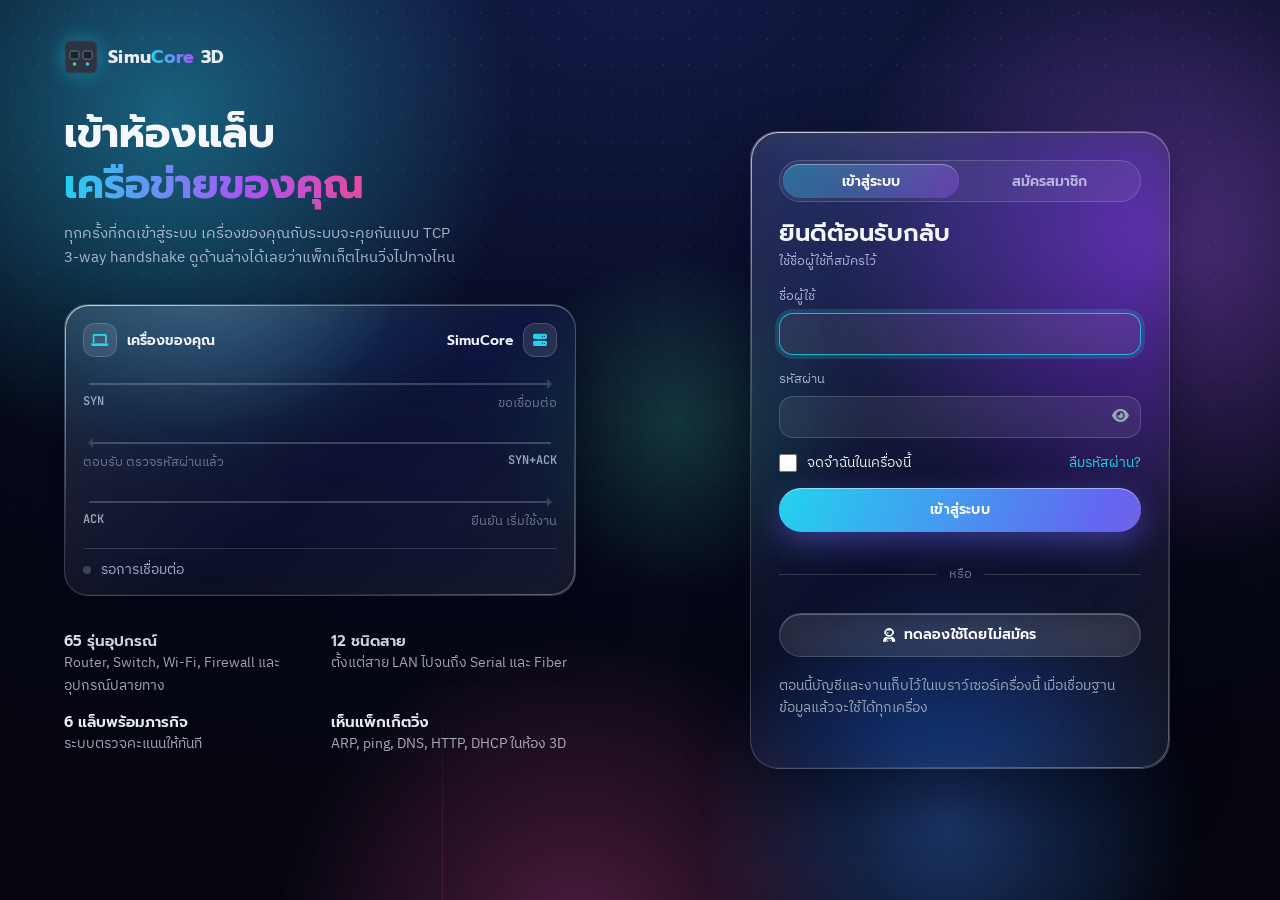
<file: index.html>
<!DOCTYPE html>
<html lang="th">
<head>
  <meta charset="UTF-8">
  <meta name="viewport" content="width=device-width, initial-scale=1.0">
  <meta name="theme-color" content="#1b2029">
  <title>SimuCore 3D | ห้องแล็บเครือข่ายจำลอง 3D</title>
  <link rel="preconnect" href="https://fonts.googleapis.com">
  <link rel="stylesheet" href="https://fonts.googleapis.com/css2?family=Prompt:wght@500;600;700&family=Chakra+Petch:wght@500;600;700&family=IBM+Plex+Sans+Thai:wght@400;500;600&family=JetBrains+Mono:wght@400;600&display=swap">
  <link rel="stylesheet" href="https://cdnjs.cloudflare.com/ajax/libs/font-awesome/6.4.0/css/all.min.css">
  <link rel="stylesheet" href="ui.css">
  <link rel="stylesheet" href="style.css">
  <link rel="stylesheet" href="glass.css">
  <script src="config.js"></script>
  <script src="store.js"></script>
  <script>Store.requireLogin();</script>
</head>
<body class="glass-theme">
  <div class="aurora" aria-hidden="true"><i></i><i></i><i></i><i></i><i></i></div>
  <header class="topbar">
    <a href="index.html" class="brand" aria-label="SimuCore 3D หน้าหลัก">
      <svg class="brand__mark" viewBox="0 0 34 34" aria-hidden="true"><rect x="1" y="1" width="32" height="32" rx="5" fill="#2c3442" stroke="#3a4454"/><rect x="6" y="11" width="9" height="8" rx="1.5" fill="#1b2029" stroke="#6b778a"/><rect x="19" y="11" width="9" height="8" rx="1.5" fill="#1b2029" stroke="#6b778a"/><circle cx="10.5" cy="24" r="1.8" fill="#3ddc84"/><circle cx="23.5" cy="24" r="1.8" fill="#38c6f4"/></svg>
      <span class="brand__name">Simu<b>Core</b> 3D</span>
    </a>

    <label class="search">
      <i class="fa-solid fa-magnifying-glass"></i>
      <input id="searchInput" type="search" placeholder="ค้นหาแล็บ อุปกรณ์ หรือโครงการ" aria-label="ค้นหา">
    </label>

    <div class="user">
      <button class="user__btn" id="userBtn" aria-haspopup="menu" aria-expanded="false">
        <span class="avatar" id="userAvatar">?</span>
        <span class="user__text">
          <span class="user__name" id="userName">—</span>
          <span class="user__role" id="userRole"></span>
        </span>
        <i class="fa-solid fa-chevron-down" style="font-size:11px;color:var(--dim)"></i>
      </button>
      <div class="menu" id="userMenu" role="menu" hidden>
        <div class="menu__meta" id="userMeta"></div>
        <button role="menuitem" id="menuProfile"><i class="fa-solid fa-id-card"></i> บัญชีของฉัน</button>
        <button role="menuitem" id="menuReports"><i class="fa-solid fa-chart-line"></i> รายงานและคะแนน</button>
        <button role="menuitem" id="menuTeacher" hidden><i class="fa-solid fa-chalkboard-user"></i> แดชบอร์ดครู</button>
        <hr>
        <button role="menuitem" class="is-danger" id="menuLogout"><i class="fa-solid fa-right-from-bracket"></i> ออกจากระบบ</button>
      </div>
    </div>
  </header>

  <div class="layout">
    <nav class="sidenav" aria-label="เมนูหลัก">
      <button class="nav-item is-active" data-page="home"><i class="fa-solid fa-house"></i> หน้าหลัก</button>
      <button class="nav-item" data-page="labs"><i class="fa-solid fa-cubes"></i> แล็บเครือข่าย</button>
      <a class="nav-item" href="iot.html" id="navIot"><i class="fa-solid fa-microchip"></i> ห้องเรียน IoT</a>
      <button class="nav-item" data-page="projects"><i class="fa-solid fa-folder-open"></i> โครงการ</button>
      <button class="nav-item" data-page="progress"><i class="fa-solid fa-medal"></i> ความก้าวหน้า</button>
      <a class="nav-item" href="teacher.html" id="navTeacher" hidden><i class="fa-solid fa-chalkboard-user"></i> แดชบอร์ดครู</a>
      <button class="nav-item" data-page="reports"><i class="fa-solid fa-chart-line"></i> รายงาน</button>
      <button class="nav-item" data-page="profile"><i class="fa-solid fa-id-card"></i> บัญชี</button>
      <div class="sidenav__foot">
        <b><span class="led"></span> ระบบพร้อมใช้งาน</b>
        <span id="storageNote"></span>
      </div>
    </nav>

    <main class="main">
      <!-- Hero: แผนผังเครือข่ายที่แพ็กเก็ตวิ่งจริงพร้อมคำบรรยาย -->
      <section class="hero" id="home">
        <div>
          <p class="hero__greet"><span class="led"></span><span id="greet"></span></p>
          <h1><span class="nw">ต่อสาย</span> <span class="nw">ตั้ง IP</span> <span class="nw">แล้วดู</span><wbr><span class="nw grad">แพ็กเก็ตวิ่งในห้อง 3D</span></h1>
          <p>จำลองอุปกรณ์เครือข่าย 62 รุ่นแบบ Cisco Packet Tracer เห็นทุกขั้นตอนที่ข้อมูลเดินทาง และมีภารกิจที่ตรวจคะแนนให้ทันที</p>
          <div class="hero__actions">
            <button class="sc-btn sc-btn--primary" id="newProjectBtn"><i class="fa-solid fa-plus"></i> สร้างโครงการ</button>
            <button class="sc-btn sc-btn--ghost" id="exploreBtn">ดูแล็บทั้งหมด</button>
          </div>
          <div class="hero__facts">
            <div class="glass"><b data-count="62">0</b>รุ่นอุปกรณ์</div>
            <div class="glass"><b data-count="10">0</b>ชนิดสาย</div>
            <div class="glass"><b data-count="6">0</b>แล็บพร้อมภารกิจ</div>
          </div>
        </div>
        <!-- ฉาก 3D หมุน: อุปกรณ์เครือข่ายโคจรรอบแกนกลาง (สร้างใน main.js) -->
        <div class="orbit" id="orbit" aria-hidden="true">
          <div class="orbit__shadow"></div>
          <div class="orbit__scene" id="orbitScene"></div>
        </div>
      </section>

      <!-- เลือกห้องเรียน -->
      <section class="section" id="classrooms" aria-labelledby="roomsH">
        <div class="section__head">
          <div>
            <h2 id="roomsH">เลือกห้องเรียน</h2>
            <p>สองห้องเรียน สองแบบการจำลอง ความก้าวหน้า XP และเหรียญรวมอยู่ในบัญชีเดียวกัน</p>
          </div>
        </div>
        <div class="rooms">
          <a class="room glass" href="#labs" data-room="network" style="--accent:#22d3ee">
            <span class="room__art" aria-hidden="true">
              <svg viewBox="0 0 120 80"><rect x="8" y="30" width="34" height="20" rx="3" fill="#1b2029" stroke="#6b778a"/><rect x="78" y="30" width="34" height="20" rx="3" fill="#1b2029" stroke="#6b778a"/><rect x="44" y="8" width="32" height="16" rx="3" fill="#2c3442" stroke="#22d3ee"/><path d="M25 30 L52 24 M95 30 L68 24" stroke="#22d3ee" stroke-width="2.5"/><circle class="room__dot" r="3.5" fill="#3ddc84"><animateMotion dur="2s" repeatCount="indefinite" path="M25 30 L52 24 L68 24 L95 30"/></circle><rect x="14" y="58" width="22" height="14" rx="2" fill="#2c3442"/><rect x="84" y="58" width="22" height="14" rx="2" fill="#2c3442"/><path d="M25 50 V58 M95 50 V58" stroke="#facc15" stroke-width="2"/></svg>
            </span>
            <span class="room__body">
              <small>ห้องจำลอง 3D · เดินสำรวจ 360°</small>
              <b>ห้องเรียนเครือข่าย</b>
              <span>Router, Switch, Wi-Fi, Server ตั้ง IP แล้วดูแพ็กเก็ตวิ่ง 6 แล็บพร้อมภารกิจ และโหมดบ้าน อาคาร วิทยาเขต</span>
              <em>ดูแล็บทั้งหมด <i class="fa-solid fa-arrow-down"></i></em>
            </span>
          </a>
          <a class="room glass" href="iot.html" data-room="iot" style="--accent:#f59e0b">
            <span class="room__art" aria-hidden="true">
              <svg viewBox="0 0 120 80"><rect x="40" y="26" width="40" height="28" rx="3" fill="#0f6c8a" stroke="rgba(255,255,255,.5)"/><g fill="#e8c35a"><rect x="44" y="29" width="4" height="4"/><rect x="51" y="29" width="4" height="4"/><rect x="58" y="29" width="4" height="4"/><rect x="65" y="29" width="4" height="4"/><rect x="72" y="29" width="4" height="4"/></g><circle cx="16" cy="40" r="9" fill="#f8fafc"/><path d="M25 40 C33 40 34 36 40 36" stroke="#facc15" stroke-width="2.5" fill="none"/><path d="M80 44 C88 44 90 40 96 40" stroke="#38bdf8" stroke-width="2.5" fill="none"/><circle class="room__bulb" cx="104" cy="40" r="8"/><path d="M60 26 C60 14 70 10 82 8" stroke="#a78bfa" stroke-width="2" stroke-dasharray="3 3" fill="none"/><rect x="84" y="2" width="12" height="18" rx="2.5" fill="#0f172a" stroke="#c4b5fd"/></svg>
            </span>
            <span class="room__body">
              <small>โต๊ะทดลอง 3D มุมบน · ใหม่</small>
              <b>ห้องเรียน IoT</b>
              <span>ต่อเซนเซอร์เข้า Arduino, ESP32, Raspberry Pi เขียนกฎ ถ้า…แล้ว… คุมผ่านมือถือ และดูโค้ดจริง 6 บทเรียน</span>
              <em>เข้าห้องเรียน IoT <i class="fa-solid fa-arrow-right"></i></em>
            </span>
          </a>
        </div>
      </section>

      <section class="section">
        <div class="live glass">
          <div>
            <h3>เห็นทุกแพ็กเก็ตที่วิ่งในเครือข่าย</h3>
            <p>ตัวอย่างนี้คือสิ่งที่เกิดขึ้นจริงเมื่อ PC สั่ง ping: ถามหา MAC ด้วย ARP, สวิตช์ส่งต่อทุกพอร์ต, แล้วค่อยส่ง ICMP ตรงไปที่ปลายทาง ในห้อง 3D คุณจะเห็นแบบนี้กับอุปกรณ์ทุกชิ้นที่วางเอง</p>
            <div class="live__legend">
              <span><i style="background:#ffb020;color:#ffb020"></i>ARP</span>
              <span><i style="background:#3ddc84;color:#3ddc84"></i>ICMP</span>
              <span><i style="background:#b48cff;color:#b48cff"></i>DNS</span>
            </div>
          </div>
          <figure class="topo" aria-label="ภาพจำลองแพ็กเก็ตวิ่งในเครือข่าย">
            <svg id="topo" viewBox="0 0 560 320" role="img" aria-labelledby="topoText"></svg>
            <figcaption class="topo__caption">
              <span class="topo__proto" id="topoProto">ARP</span>
              <span class="topo__text" id="topoText">PC-1 ถามหา MAC ของ Server</span>
            </figcaption>
          </figure>
        </div>
      </section>

      <section class="section" id="labs">
        <div class="section__head">
          <div>
            <h2>แล็บ</h2>
            <p>เรียงจากพื้นฐานไปขั้นสูง ทุกแล็บมีภารกิจที่ระบบตรวจให้</p>
          </div>
          <span class="count" id="labCount"></span>
        </div>
        <div class="labs" id="labList"></div>
        <div class="empty" id="labEmpty" hidden><b>ไม่พบแล็บที่ตรงกับคำค้น</b>ลองค้นด้วยชื่ออุปกรณ์ เช่น Router หรือ Wi-Fi</div>
      </section>

      <section class="section" id="progress">
        <div class="section__head">
          <div>
            <h2>ความก้าวหน้าของฉัน</h2>
            <p>เก็บ XP จากภารกิจ ไขคดีนักสืบ เข้าหัวสาย และป้องกันการโจมตี เพื่อเลื่อนเลเวลและปลดล็อกเหรียญ</p>
          </div>
        </div>
        <div class="prog" id="progressBox"><div class="skeleton"></div></div>
      </section>

      <section class="section" id="projects">
        <div class="section__head">
          <div>
            <h2>โครงการของฉัน</h2>
            <p>ห้องที่คุณออกแบบไว้ เปิดต่อได้จากจุดเดิม</p>
          </div>
          <span class="count" id="projectCount"></span>
        </div>
        <div class="projects" id="projectList">
          <div class="skeleton"></div><div class="skeleton"></div>
        </div>
      </section>
    </main>
  </div>

  <!-- สร้างโครงการ -->
  <dialog id="projectDialog" aria-labelledby="projectDialogTitle">
    <form id="projectForm" class="form" method="dialog">
      <div class="dialog__head">
        <div>
          <h2 id="projectDialogTitle">สร้างโครงการ</h2>
          <p>ตั้งชื่อแล้วเลือกแล็บที่จะเริ่ม</p>
        </div>
        <button type="button" class="dialog__close" data-close aria-label="ปิด"><i class="fa-solid fa-xmark"></i></button>
      </div>
      <div class="field">
        <label for="projectName">ชื่อโครงการ</label>
        <input id="projectName" required maxlength="60" placeholder="เช่น ห้องคอมพิวเตอร์ อาคาร 3">
      </div>
      <div class="field">
        <label for="projectModel">แล็บ</label>
        <select id="projectModel"></select>
      </div>
      <label class="check"><input type="checkbox" id="useTemplateCheck" checked> วางอุปกรณ์ตัวอย่างของแล็บให้</label>
      <label class="check"><input type="checkbox" id="useActivityCheck"> เริ่มในโหมดภารกิจ (มีโจทย์ ตรวจคะแนนอัตโนมัติ)</label>
      <div class="dialog__actions">
        <button type="button" class="sc-btn sc-btn--ghost" data-close>ยกเลิก</button>
        <button type="submit" class="sc-btn sc-btn--primary">สร้างและเปิดห้อง 3D</button>
      </div>
    </form>
  </dialog>

  <!-- รายงาน -->
  <dialog id="reportsDialog" aria-labelledby="reportsTitle" style="width:min(620px, calc(100vw - 32px))">
    <div class="dialog__head">
      <div>
        <h2 id="reportsTitle">รายงานและคะแนน</h2>
        <p>ผลการรันระบบและคะแนนภารกิจล่าสุด 50 รายการ</p>
      </div>
      <button type="button" class="dialog__close" data-close aria-label="ปิด"><i class="fa-solid fa-xmark"></i></button>
    </div>
    <div class="reports" id="reportsList"></div>
    <div class="dialog__actions">
      <button type="button" class="sc-btn sc-btn--danger" id="clearReportsBtn">ล้างประวัติ</button>
      <button type="button" class="sc-btn sc-btn--primary" data-close>ปิด</button>
    </div>
  </dialog>

  <!-- บัญชีของฉัน -->
  <dialog id="profileDialog" aria-labelledby="profileTitle">
    <div class="dialog__head">
      <div>
        <h2 id="profileTitle">บัญชีของฉัน</h2>
        <p id="profileSub"></p>
      </div>
      <button type="button" class="dialog__close" data-close aria-label="ปิด"><i class="fa-solid fa-xmark"></i></button>
    </div>
    <div class="tabs" role="tablist">
      <button type="button" role="tab" aria-selected="true" data-ptab="info">ข้อมูลส่วนตัว</button>
      <button type="button" role="tab" aria-selected="false" data-ptab="password">เปลี่ยนรหัสผ่าน</button>
    </div>
    <form id="profileForm" class="form" novalidate>
      <div class="form-error" id="profileError" role="alert"></div>
      <div class="field"><label for="pfName">ชื่อ-นามสกุล</label><input id="pfName" maxlength="80"></div>
      <div class="grid2">
        <div class="field"><label for="pfClass">ห้องเรียน</label><input id="pfClass" maxlength="40"></div>
        <div class="field"><label for="pfSid">รหัสนักเรียน</label><input id="pfSid" maxlength="20"></div>
      </div>
      <div class="dialog__actions"><button type="submit" class="sc-btn sc-btn--primary">บันทึกข้อมูล</button></div>
    </form>
    <form id="passwordForm" class="form" novalidate hidden>
      <div class="form-error" id="passwordError" role="alert"></div>
      <div class="field"><label for="pwOld">รหัสผ่านเดิม</label><input id="pwOld" type="password" autocomplete="current-password"></div>
      <div class="field"><label for="pwNew">รหัสผ่านใหม่ (อย่างน้อย 8 ตัว)</label><input id="pwNew" type="password" autocomplete="new-password"></div>
      <div class="field"><label for="pwNew2">ยืนยันรหัสผ่านใหม่</label><input id="pwNew2" type="password" autocomplete="new-password"></div>
      <div class="dialog__actions"><button type="submit" class="sc-btn sc-btn--primary">เปลี่ยนรหัสผ่าน</button></div>
    </form>
  </dialog>

  <script src="ui.js"></script>
  <script src="activities.js"></script>
  <script src="main.js"></script>
</body>
</html>
</file>
<file: ui.css>
/* ==========================================================================
   SimuCore UI Kit — โทนสี ตัวอักษร และส่วนประกอบที่ใช้ร่วมกันทุกหน้า
   แนวคิด: ตู้แร็คเครือข่าย — โลหะสีเทาเข้ม + สีของสาย/โปรโตคอลจริงเป็นสีที่มีความหมาย
   ========================================================================== */
:root {
  --rack: #1b2029;
  --panel: #232a35;
  --raised: #2c3442;
  --line: #3a4454;
  --line-soft: #2f3746;
  --ink: #e9edf3;
  --muted: #9aa6b8;
  --dim: #6b778a;

  --signal: #38c6f4;   /* สาย Console — ปุ่มหลัก / ลิงก์ */
  --signal-ink: #04202b;
  --link: #3ddc84;     /* ไฟลิงก์เขียว — สำเร็จ */
  --amber: #ffb020;    /* ARP — กำลังทำงาน / คำเตือน */
  --fault: #ff5468;    /* ลิงก์ดาวน์ — ผิดพลาด */
  --fiber: #ff8a1f;
  --violet: #b48cff;

  --f-head: 'Chakra Petch', 'IBM Plex Sans Thai', sans-serif;
  --f-body: 'IBM Plex Sans Thai', 'Chakra Petch', sans-serif;
  --f-mono: 'JetBrains Mono', ui-monospace, monospace;

  --r-s: 4px;
  --r-m: 10px;
  --ease: cubic-bezier(0.2, 0.8, 0.2, 1);
}

/* ---------------------------------- ปุ่ม ---------------------------------- */
.sc-btn {
  display: inline-flex; align-items: center; justify-content: center; gap: 8px;
  min-height: 40px; padding: 0 16px;
  border-radius: var(--r-s); border: 1px solid var(--line);
  background: var(--raised); color: var(--ink);
  font: 600 14px/1 var(--f-head); letter-spacing: 0.2px;
  cursor: pointer; text-decoration: none;
  transition: background 0.18s var(--ease), border-color 0.18s var(--ease), transform 0.12s var(--ease), box-shadow 0.18s var(--ease);
}
.sc-btn:hover { border-color: var(--muted); background: #343d4d; }
.sc-btn:active { transform: scale(0.97); }
.sc-btn:disabled { opacity: 0.45; cursor: not-allowed; transform: none; }
.sc-btn--primary { background: var(--signal); border-color: var(--signal); color: var(--signal-ink); }
.sc-btn--primary:hover { background: #63d4f7; border-color: #63d4f7; box-shadow: 0 0 0 4px rgba(56, 198, 244, 0.16); }
.sc-btn--ghost { background: transparent; }
.sc-btn--danger { background: transparent; border-color: rgba(255, 84, 104, 0.55); color: #ff8a98; }
.sc-btn--danger:hover { background: rgba(255, 84, 104, 0.12); border-color: var(--fault); }
.sc-btn--block { width: 100%; }

:where(a, button, input, select, textarea, [tabindex]):focus-visible {
  outline: 2px solid var(--signal);
  outline-offset: 2px;
}

/* ------------------------- ตัวโหลด: แพ็กเก็ตวิ่งบนสาย ------------------------- */
.sc-loader {
  position: fixed; inset: 0; z-index: 9999;
  display: grid; place-items: center;
  background: rgba(22, 26, 34, 0.94);
  opacity: 0; pointer-events: none;
  transition: opacity 0.3s var(--ease);
}
.sc-loader.is-on { opacity: 1; pointer-events: all; }
.sc-loader__box {
  width: min(380px, calc(100vw - 40px));
  display: flex; flex-direction: column; gap: 18px;
  transform: translateY(10px); transition: transform 0.4s var(--ease);
}
.sc-loader.is-on .sc-loader__box { transform: none; }
.sc-wire { position: relative; height: 28px; display: flex; align-items: center; }
.sc-wire__port {
  width: 26px; height: 22px; flex: none; border-radius: 3px;
  background: var(--raised); border: 1px solid var(--line);
  display: grid; place-items: center;
}
.sc-wire__port::after { content: ''; width: 6px; height: 6px; border-radius: 50%; background: var(--link); box-shadow: 0 0 8px var(--link); }
.sc-wire__cable { flex: 1; height: 3px; background: var(--line); position: relative; overflow: visible; }
.sc-wire__packet {
  position: absolute; top: 50%; left: 0; width: 18px; height: 12px; margin-top: -6px;
  border-radius: 2px; background: var(--packet, var(--amber));
  box-shadow: 0 0 12px var(--packet, var(--amber));
  animation: sc-travel 1.1s var(--ease) infinite alternate;
}
@keyframes sc-travel { from { left: 0; } to { left: calc(100% - 18px); } }
.sc-loader__title { font: 600 20px/1.3 var(--f-head); color: var(--ink); }
.sc-loader__sub { font: 400 14px/1.5 var(--f-body); color: var(--muted); margin-top: 4px; }
.sc-steps { list-style: none; margin: 0; padding: 0; display: flex; flex-direction: column; gap: 8px; }
.sc-steps li { display: flex; align-items: center; gap: 10px; font: 400 14px/1.4 var(--f-body); color: var(--dim); transition: color 0.2s; }
.sc-steps li::before { content: ''; width: 8px; height: 8px; border-radius: 50%; background: var(--line); flex: none; transition: background 0.2s, box-shadow 0.2s; }
.sc-steps li.is-active { color: var(--ink); }
.sc-steps li.is-active::before { background: var(--amber); box-shadow: 0 0 8px var(--amber); animation: sc-blink 0.6s steps(2) infinite; }
.sc-steps li.is-done { color: var(--muted); }
.sc-steps li.is-done::before { background: var(--link); box-shadow: 0 0 6px var(--link); }
.sc-steps li.is-fail { color: #ff8a98; }
.sc-steps li.is-fail::before { background: var(--fault); }
@keyframes sc-blink { 50% { opacity: 0.25; } }
.sc-loader__bar { height: 3px; background: var(--line-soft); border-radius: 2px; overflow: hidden; }
.sc-loader__bar span { display: block; height: 100%; width: 0; background: var(--link); transition: width 0.3s var(--ease); }

/* ---------------------------------- Toast --------------------------------- */
.sc-toasts {
  position: fixed; left: 50%; bottom: 28px; transform: translateX(-50%);
  z-index: 10000; display: flex; flex-direction: column; align-items: center; gap: 8px;
  pointer-events: none; width: min(560px, calc(100vw - 32px));
}
.sc-toast {
  display: flex; align-items: center; gap: 12px;
  padding: 11px 16px 11px 14px; border-radius: var(--r-s);
  background: #2a3240; border: 1px solid var(--line); border-left: 3px solid var(--signal);
  color: var(--ink); font: 400 14px/1.45 var(--f-body);
  box-shadow: 0 12px 30px rgba(0, 0, 0, 0.45);
  animation: sc-toast-in 0.32s var(--ease) both;
  pointer-events: auto; max-width: 100%;
}
.sc-toast--ok { border-left-color: var(--link); }
.sc-toast--err { border-left-color: var(--fault); }
.sc-toast--warn { border-left-color: var(--amber); }
.sc-toast.is-out { animation: sc-toast-out 0.25s var(--ease) both; }
@keyframes sc-toast-in { from { opacity: 0; transform: translateY(14px) scale(0.98); } }
@keyframes sc-toast-out { to { opacity: 0; transform: translateY(8px); } }

/* ----------------------------- กล่องยืนยัน (Dialog) ---------------------------- */
.sc-dialog {
  position: fixed; inset: 0; z-index: 9990; display: grid; place-items: center; padding: 20px;
  background: rgba(14, 17, 23, 0.7);
  animation: sc-fade 0.2s var(--ease) both;
}
.sc-dialog.is-out { animation: sc-fade 0.18s var(--ease) reverse both; }
.sc-dialog__panel {
  width: min(420px, 100%); background: var(--panel); border: 1px solid var(--line); border-radius: var(--r-m);
  padding: 22px; display: flex; flex-direction: column; gap: 12px;
  box-shadow: 0 24px 60px rgba(0, 0, 0, 0.55);
  animation: sc-pop 0.26s var(--ease) both;
}
.sc-dialog__title { font: 600 18px/1.35 var(--f-head); color: var(--ink); margin: 0; }
.sc-dialog__msg { font: 400 14px/1.6 var(--f-body); color: var(--muted); margin: 0; }
.sc-dialog__actions { display: flex; justify-content: flex-end; gap: 8px; margin-top: 6px; }
@keyframes sc-fade { from { opacity: 0; } }
@keyframes sc-pop { from { opacity: 0; transform: translateY(8px) scale(0.97); } }

@media (prefers-reduced-motion: reduce) {
  .sc-wire__packet { animation: none; left: calc(50% - 9px); }
  .sc-steps li.is-active::before { animation: none; }
  .sc-toast, .sc-toast.is-out, .sc-dialog, .sc-dialog__panel { animation-duration: 0.01ms; }
}
</file>
<file: style.css>
/* ==========================================================================
   SimuCore 3D — หน้าหลัก และหน้าเข้าสู่ระบบ
   ใช้โทนสีและตัวอักษรจาก ui.css
   ========================================================================== */
* { box-sizing: border-box; margin: 0; padding: 0; }
[hidden] { display: none !important; }
html { -webkit-text-size-adjust: 100%; }
body {
  font: 400 15px/1.6 var(--f-body);
  color: var(--ink);
  background: var(--rack);
  min-height: 100vh;
  -webkit-font-smoothing: antialiased;
}
/* พื้นหลัง: ตารางจุดบาง ๆ เหมือนพื้นที่วางผังเครือข่าย */
body::before {
  content: ''; position: fixed; inset: 0; z-index: -1; pointer-events: none;
  background-image: radial-gradient(rgba(154, 166, 184, 0.13) 1px, transparent 1px);
  background-size: 22px 22px;
}
button, input, select { font: inherit; color: inherit; }
button { cursor: pointer; border: none; background: none; }
h1, h2, h3 { font-family: var(--f-head); font-weight: 600; line-height: 1.25; }
.mono { font-family: var(--f-mono); }
.nw { white-space: nowrap; }

::-webkit-scrollbar { width: 8px; height: 8px; }
::-webkit-scrollbar-thumb { background: var(--line); border-radius: 4px; }
::-webkit-scrollbar-track { background: transparent; }

/* --------------------------------- โลโก้ --------------------------------- */
.brand { display: flex; align-items: center; gap: 10px; text-decoration: none; color: var(--ink); }
.brand__mark { width: 34px; height: 34px; flex: none; }
.brand__name { font: 700 18px/1 var(--f-head); letter-spacing: 0.3px; }
.brand__name b { color: var(--signal); font-weight: 700; }

/* ================================ หน้าหลัก ================================ */
.topbar {
  position: sticky; top: 0; z-index: 40;
  height: 60px; display: flex; align-items: center; gap: 20px; padding: 0 22px;
  background: rgba(27, 32, 41, 0.92); backdrop-filter: blur(8px);
  border-bottom: 1px solid var(--line-soft);
}
.search {
  flex: 0 1 380px; display: flex; align-items: center; gap: 10px;
  height: 38px; padding: 0 12px; border-radius: var(--r-s);
  background: var(--panel); border: 1px solid var(--line-soft); color: var(--dim);
  transition: border-color 0.18s;
}
.search:focus-within { border-color: var(--signal); }
.search input { flex: 1; min-width: 0; background: none; border: none; outline: none; color: var(--ink); font-size: 14px; }
.search input::placeholder { color: var(--dim); }

.user { margin-left: auto; position: relative; }
.user__btn {
  display: flex; align-items: center; gap: 10px; height: 42px; padding: 0 10px 0 4px;
  border-radius: var(--r-s); border: 1px solid transparent; transition: border-color 0.18s, background 0.18s;
}
.user__btn:hover, .user__btn[aria-expanded="true"] { border-color: var(--line); background: var(--panel); }
.avatar {
  width: 34px; height: 34px; border-radius: var(--r-s); flex: none;
  display: grid; place-items: center; font: 700 14px/1 var(--f-head);
  background: var(--raised); border: 1px solid var(--line); color: var(--signal);
}
.user__text { text-align: left; line-height: 1.25; }
.user__name { font-size: 14px; font-weight: 600; max-width: 180px; overflow: hidden; text-overflow: ellipsis; white-space: nowrap; }
.user__role { font-size: 12px; color: var(--muted); }
.menu {
  position: absolute; right: 0; top: calc(100% + 6px); width: 230px; z-index: 50;
  background: var(--panel); border: 1px solid var(--line); border-radius: var(--r-m);
  padding: 6px; box-shadow: 0 18px 40px rgba(0, 0, 0, 0.5);
  transform-origin: top right; animation: menu-in 0.18s var(--ease) both;
}
@keyframes menu-in { from { opacity: 0; transform: translateY(-4px) scale(0.98); } }
.menu button, .menu a {
  display: flex; align-items: center; gap: 10px; width: 100%; padding: 9px 10px; border-radius: var(--r-s);
  font-size: 14px; color: var(--ink); text-decoration: none; text-align: left;
}
.menu button:hover, .menu a:hover { background: var(--raised); }
.menu .is-danger { color: #ff8a98; }
.menu hr { border: none; border-top: 1px solid var(--line-soft); margin: 5px 4px; }
.menu__meta { padding: 8px 10px 10px; font-size: 12px; color: var(--muted); line-height: 1.5; }

.layout { display: grid; grid-template-columns: 220px 1fr; min-height: calc(100vh - 60px); }
.sidenav { position: sticky; top: 60px; height: calc(100vh - 60px); padding: 18px 12px; border-right: 1px solid var(--line-soft); display: flex; flex-direction: column; gap: 2px; }
.nav-item {
  position: relative; display: flex; align-items: center; gap: 12px; width: 100%;
  padding: 10px 12px; border-radius: var(--r-s); color: var(--muted); font-size: 14px; text-align: left;
  transition: color 0.15s, background 0.15s;
}
.nav-item i { width: 18px; text-align: center; }
.nav-item:hover { color: var(--ink); background: var(--panel); }
.nav-item.is-active { color: var(--ink); background: var(--panel); }
.nav-item.is-active::before { content: ''; position: absolute; left: 0; top: 9px; bottom: 9px; width: 3px; border-radius: 2px; background: var(--signal); }
.sidenav__foot { margin-top: auto; padding: 12px; border-radius: var(--r-s); border: 1px solid var(--line-soft); font-size: 12px; color: var(--muted); line-height: 1.6; }
.sidenav__foot b { display: flex; align-items: center; gap: 8px; color: var(--ink); font: 600 13px/1.4 var(--f-head); }
.led { display: inline-block; width: 8px; height: 8px; border-radius: 50%; background: var(--link); box-shadow: 0 0 8px var(--link); flex: none; }

.main { padding: 28px clamp(18px, 3vw, 40px) 60px; max-width: 1240px; width: 100%; }

/* ---------------------- Hero: แผนผังเครือข่ายที่มีแพ็กเก็ตวิ่ง ---------------------- */
.hero { display: grid; grid-template-columns: minmax(0, 1fr) minmax(0, 1.05fr); gap: 36px; align-items: center; padding: 18px 0 34px; }
.hero__greet { color: var(--muted); font-size: 15px; margin-bottom: 10px; }
.hero h1 { font-size: clamp(30px, 3.4vw, 46px); line-height: 1.18; letter-spacing: -0.2px; margin-bottom: 16px; max-width: 13em; }
.hero p { color: var(--muted); font-size: 16px; max-width: 46ch; margin-bottom: 26px; }
.hero__actions { display: flex; gap: 10px; flex-wrap: wrap; }
.hero__facts { display: flex; gap: 26px; margin-top: 30px; flex-wrap: wrap; }
.hero__facts div { font-size: 13px; color: var(--muted); line-height: 1.35; }
.hero__facts b { display: block; font: 700 24px/1.1 var(--f-head); color: var(--ink); }

.topo { border: 1px solid var(--line); border-radius: var(--r-m); background: var(--panel); overflow: hidden; }
.topo svg { display: block; width: 100%; height: auto; }
.topo__caption {
  display: flex; align-items: center; gap: 12px; padding: 12px 16px; border-top: 1px solid var(--line-soft);
  font-size: 14px; min-height: 52px; background: var(--rack);
}
.topo__proto { flex: none; padding: 2px 8px; border-radius: 3px; font: 600 12px/1.5 var(--f-mono); color: #10141a; background: var(--amber); transition: background 0.25s; }
.topo__text { color: var(--ink); transition: opacity 0.25s; }
.topo .node-label { font: 600 12px var(--f-head); fill: var(--ink); }
.topo .node-ip { font: 500 10.5px var(--f-mono); fill: var(--muted); }
.topo .cable { stroke: #4c5869; stroke-width: 2.5; fill: none; }
.topo .cable.is-hot { stroke: #6b7a90; }

/* -------------------------------- หัวข้อส่วน -------------------------------- */
.section { margin-top: 26px; }
.section__head { display: flex; align-items: flex-end; justify-content: space-between; gap: 16px; margin-bottom: 14px; }
.section__head h2 { font-size: 22px; }
.section__head p { color: var(--muted); font-size: 14px; margin-top: 2px; }
.count { font: 500 13px/1 var(--f-mono); color: var(--muted); }

/* --------------------- แล็บ: แต่ละแถวเหมือนอุปกรณ์ในตู้แร็ค --------------------- */
.labs { border: 1px solid var(--line); border-radius: var(--r-m); background: var(--panel); overflow: hidden; }
.lab {
  position: relative; display: grid; grid-template-columns: 64px minmax(0, 1fr) auto; gap: 18px; align-items: center;
  padding: 18px 20px 18px 0; border-top: 1px solid var(--line-soft);
  transition: background 0.18s;
}
.lab:first-child { border-top: none; }
.lab:hover { background: #262e3a; }
.lab__num { align-self: stretch; display: flex; flex-direction: column; align-items: center; justify-content: center; gap: 8px; border-right: 1px solid var(--line-soft); font: 700 20px/1 var(--f-head); color: var(--dim); }
.lab__num .led { background: var(--line); box-shadow: none; transition: background 0.2s, box-shadow 0.2s; }
.lab:hover .lab__num { color: var(--ink); }
.lab:hover .lab__num .led { background: var(--link); box-shadow: 0 0 8px var(--link); }
.lab h3 { font-size: 17px; margin-bottom: 4px; }
.lab p { color: var(--muted); font-size: 14px; max-width: 70ch; }
.chips { display: flex; flex-wrap: wrap; gap: 6px; margin-top: 10px; }
.chip { display: inline-flex; align-items: center; gap: 6px; padding: 2px 8px; border-radius: 3px; background: var(--rack); border: 1px solid var(--line-soft); font-size: 12px; color: var(--muted); }
.chip i { font-size: 7px; }
.lab__side { display: flex; align-items: center; gap: 12px; }
.lab__task { font-size: 13px; color: var(--amber); white-space: nowrap; display: inline-flex; align-items: center; gap: 6px; padding: 6px 4px; }
.lab__task:hover { text-decoration: underline; }
.lab.is-hidden { display: none; }

/* --------------------------------- โครงการ --------------------------------- */
.projects { border: 1px solid var(--line); border-radius: var(--r-m); background: var(--panel); overflow: hidden; }
.project {
  display: grid; grid-template-rows: 1fr; transition: grid-template-rows 0.32s var(--ease), opacity 0.32s var(--ease);
  border-top: 1px solid var(--line-soft);
}
.project:first-child { border-top: none; }
.project > div { overflow: hidden; min-height: 0; }
.project__row { display: flex; align-items: center; gap: 14px; padding: 14px 18px; }
.project.is-new { animation: row-in 0.45s var(--ease) both; }
.project.is-new .led { animation: led-blink 0.18s steps(2) 6; }
.project.is-leaving { grid-template-rows: 0fr; opacity: 0; border-top-color: transparent; }
@keyframes row-in { from { grid-template-rows: 0fr; opacity: 0; } }
@keyframes led-blink { 50% { opacity: 0.2; } }
.project__info { flex: 1; min-width: 0; }
.project__name { font-weight: 600; font-size: 15px; overflow: hidden; text-overflow: ellipsis; white-space: nowrap; }
.project__meta { font-size: 13px; color: var(--muted); }
.project__actions { display: flex; gap: 8px; }
.icon-btn { width: 40px; height: 40px; display: grid; place-items: center; border-radius: var(--r-s); border: 1px solid var(--line); color: var(--muted); transition: color 0.15s, border-color 0.15s, background 0.15s; }
.icon-btn:hover { color: var(--ink); border-color: var(--muted); }
.icon-btn.is-danger:hover { color: #ff8a98; border-color: var(--fault); background: rgba(255, 84, 104, 0.08); }
.empty { padding: 40px 20px; text-align: center; color: var(--muted); display: flex; flex-direction: column; align-items: center; gap: 12px; }
.empty b { color: var(--ink); font: 600 17px var(--f-head); }
.skeleton { height: 70px; border-top: 1px solid var(--line-soft); background: linear-gradient(90deg, transparent, rgba(255, 255, 255, 0.04), transparent) var(--panel); background-size: 200% 100%; animation: shimmer 1.2s linear infinite; }
.skeleton:first-child { border-top: none; }
@keyframes shimmer { from { background-position: 200% 0; } to { background-position: -200% 0; } }

/* ----------------------------------- Dialog ---------------------------------- */
dialog {
  margin: auto; width: min(480px, calc(100vw - 32px)); max-height: calc(100vh - 40px);
  border: 1px solid var(--line); border-radius: var(--r-m); background: var(--panel); color: var(--ink);
  padding: 24px; box-shadow: 0 24px 60px rgba(0, 0, 0, 0.55);
}
dialog[open] { animation: sc-pop 0.26s var(--ease) both; }
dialog::backdrop { background: rgba(14, 17, 23, 0.7); animation: sc-fade 0.2s var(--ease) both; }
.dialog__head { display: flex; justify-content: space-between; align-items: flex-start; gap: 12px; margin-bottom: 18px; }
.dialog__head h2 { font-size: 20px; }
.dialog__head p { color: var(--muted); font-size: 14px; margin-top: 4px; }
.form { display: flex; flex-direction: column; gap: 14px; }
.field { display: flex; flex-direction: column; gap: 6px; }
.field > label, .field__label { font-size: 13px; color: var(--muted); }
.field input, .field select {
  width: 100%; height: 42px; padding: 0 12px; border-radius: var(--r-s);
  border: 1px solid var(--line); background: var(--rack); color: var(--ink); outline: none;
  transition: border-color 0.15s, box-shadow 0.15s;
}
.field input:focus, .field select:focus { border-color: var(--signal); box-shadow: 0 0 0 3px rgba(56, 198, 244, 0.15); }
.field.is-error input { border-color: var(--fault); }
.field__error { font-size: 12.5px; color: #ff8a98; min-height: 0; }
.field__hint { font-size: 12.5px; color: var(--dim); }
.check { display: flex; align-items: center; gap: 10px; font-size: 14px; color: var(--ink); cursor: pointer; }
.check input { width: 18px; height: 18px; accent-color: var(--signal); }
.dialog__actions { display: flex; justify-content: flex-end; gap: 8px; margin-top: 6px; }
.dialog__close { width: 36px; height: 36px; border-radius: var(--r-s); color: var(--muted); }
.dialog__close:hover { color: var(--ink); background: var(--raised); }

.reports { max-height: 52vh; overflow-y: auto; border: 1px solid var(--line-soft); border-radius: var(--r-s); margin-bottom: 14px; }
.report { display: flex; align-items: center; gap: 12px; padding: 12px 14px; border-top: 1px solid var(--line-soft); }
.report:first-child { border-top: none; }
.report__body { flex: 1; min-width: 0; }
.report__body b { display: block; font-size: 14px; font-weight: 600; }
.report__body small { display: block; font-size: 12.5px; color: var(--muted); }
.report__score { color: var(--signal) !important; }
.status { flex: none; display: inline-flex; align-items: center; gap: 6px; font-size: 13px; }
.status .led { width: 7px; height: 7px; }
.status--fail .led { background: var(--fault); box-shadow: 0 0 6px var(--fault); }
.status--warn .led { background: var(--amber); box-shadow: 0 0 6px var(--amber); }
.tabs { display: flex; gap: 2px; padding: 3px; border-radius: var(--r-s); background: var(--rack); border: 1px solid var(--line-soft); margin-bottom: 16px; }
.tabs button { flex: 1; height: 34px; border-radius: 3px; font: 600 14px var(--f-head); color: var(--muted); transition: background 0.18s, color 0.18s; }
.tabs button[aria-selected="true"] { background: var(--raised); color: var(--ink); }

/* =============================== หน้าเข้าสู่ระบบ =============================== */
.auth { min-height: 100vh; display: grid; grid-template-columns: minmax(0, 1fr) minmax(0, 1fr); }
.auth__story { padding: 40px clamp(24px, 5vw, 72px); display: flex; flex-direction: column; gap: 34px; border-right: 1px solid var(--line-soft); }
.auth__story h1 { font-size: clamp(28px, 3.2vw, 42px); max-width: 12em; margin-bottom: 12px; }
.auth__story p { color: var(--muted); max-width: 44ch; }
.auth__pane { display: grid; place-items: center; padding: 40px 24px; }
.auth__card { width: min(420px, 100%); }
.auth__card h2 { font-size: 24px; margin-bottom: 4px; }
.auth__card > p { color: var(--muted); font-size: 14px; margin-bottom: 20px; }
.auth__alt { display: flex; align-items: center; gap: 12px; color: var(--dim); font-size: 13px; margin: 18px 0 14px; }
.auth__alt::before, .auth__alt::after { content: ''; flex: 1; border-top: 1px solid var(--line-soft); }
.auth__note { margin-top: 18px; font-size: 12.5px; color: var(--dim); line-height: 1.6; }
.auth__row { display: flex; justify-content: space-between; align-items: center; gap: 12px; }
.linkish { color: var(--signal); font-size: 14px; text-decoration: none; }
.linkish:hover { text-decoration: underline; }
.pw { position: relative; }
.pw input { padding-right: 46px; }
.pw button { position: absolute; right: 4px; top: 4px; width: 34px; height: 34px; border-radius: 3px; color: var(--muted); }
.pw button:hover { color: var(--ink); }
.seg { display: grid; grid-template-columns: 1fr 1fr; gap: 6px; }
.seg label { position: relative; }
.seg input { position: absolute; opacity: 0; }
.seg span { display: flex; align-items: center; justify-content: center; gap: 8px; height: 42px; border-radius: var(--r-s); border: 1px solid var(--line); background: var(--rack); color: var(--muted); font-size: 14px; cursor: pointer; transition: border-color 0.15s, color 0.15s, background 0.15s; }
.seg input:checked + span { border-color: var(--signal); color: var(--ink); background: rgba(56, 198, 244, 0.08); }
.seg input:focus-visible + span { outline: 2px solid var(--signal); outline-offset: 2px; }
.grid2 { display: grid; grid-template-columns: 1fr 1fr; gap: 12px; }
.strength { display: grid; grid-template-columns: repeat(4, 1fr); gap: 4px; margin-top: 2px; }
.strength i { height: 4px; border-radius: 2px; background: var(--line-soft); transition: background 0.2s; }
.strength[data-level="1"] i:nth-child(-n+1) { background: var(--fault); }
.strength[data-level="2"] i:nth-child(-n+2) { background: var(--amber); }
.strength[data-level="3"] i:nth-child(-n+3) { background: var(--signal); }
.strength[data-level="4"] i { background: var(--link); }
.form-error { display: none; padding: 10px 12px; border-radius: var(--r-s); border: 1px solid rgba(255, 84, 104, 0.45); background: rgba(255, 84, 104, 0.08); color: #ffb3bc; font-size: 14px; }
.form-error.is-on { display: block; animation: shake 0.35s var(--ease); }
@keyframes shake { 25% { transform: translateX(-4px); } 50% { transform: translateX(4px); } 75% { transform: translateX(-2px); } }
.form-panel { animation: panel-in 0.3s var(--ease) both; }
@keyframes panel-in { from { opacity: 0; transform: translateY(6px); } }

/* ---------------- ภาพ Handshake: แสดงขั้นตอนการเชื่อมต่อจริงตอนเข้าสู่ระบบ ---------------- */
.hs { border: 1px solid var(--line); border-radius: var(--r-m); background: var(--panel); padding: 18px 18px 14px; max-width: 520px; }
.hs__ends { display: flex; justify-content: space-between; align-items: center; margin-bottom: 10px; }
.hs__end { display: flex; align-items: center; gap: 10px; font: 600 14px var(--f-head); }
.hs__end i { width: 34px; height: 34px; display: grid; place-items: center; border-radius: var(--r-s); background: var(--raised); border: 1px solid var(--line); color: var(--signal); }
.hs__lanes { list-style: none; display: flex; flex-direction: column; gap: 4px; }
.hs__lane { display: grid; grid-template-columns: 1fr; gap: 4px; padding: 8px 0; }
.hs__track { position: relative; height: 2px; background: var(--line); margin: 8px 6px 4px; }
.hs__track::after { content: ''; position: absolute; top: -4px; width: 0; height: 0; border: 5px solid transparent; }
.hs__lane[data-dir="r"] .hs__track::after { right: -6px; border-left-color: var(--line); }
.hs__lane[data-dir="l"] .hs__track::after { left: -6px; border-right-color: var(--line); }
.hs__pkt { position: absolute; top: -6px; width: 22px; height: 14px; border-radius: 2px; background: var(--c, var(--signal)); box-shadow: 0 0 10px var(--c, var(--signal)); opacity: 0; }
.hs__lane[data-dir="r"] .hs__pkt { left: 0; }
.hs__lane[data-dir="l"] .hs__pkt { left: calc(100% - 22px); }
.hs__lane.is-run[data-dir="r"] .hs__pkt { animation: hs-r var(--d, 0.55s) var(--ease) forwards; }
.hs__lane.is-run[data-dir="l"] .hs__pkt { animation: hs-l var(--d, 0.55s) var(--ease) forwards; }
@keyframes hs-r { 0% { opacity: 1; left: 0; } 90% { opacity: 1; } 100% { opacity: 0; left: calc(100% - 22px); } }
@keyframes hs-l { 0% { opacity: 1; left: calc(100% - 22px); } 90% { opacity: 1; } 100% { opacity: 0; left: 0; } }
.hs__label { display: flex; justify-content: space-between; font-size: 13px; color: var(--dim); transition: color 0.2s; }
.hs__label b { font: 600 12px var(--f-mono); color: var(--muted); }
.hs__lane[data-dir="l"] .hs__label { flex-direction: row-reverse; }
.hs__lane.is-done .hs__label, .hs__lane.is-run .hs__label { color: var(--ink); }
.hs__lane.is-done .hs__label b { color: var(--link); }
.hs__lane.is-done .hs__track { background: rgba(61, 220, 132, 0.6); }
.hs__lane.is-fail .hs__label b { color: var(--fault); }
.hs__lane.is-fail .hs__track { background: var(--fault); }
.hs__status { margin-top: 8px; padding-top: 10px; border-top: 1px solid var(--line-soft); display: flex; align-items: center; gap: 10px; font-size: 14px; color: var(--muted); min-height: 32px; }
.hs__status .led { background: var(--line); box-shadow: none; }
.hs.is-ok .hs__status .led { background: var(--link); box-shadow: 0 0 8px var(--link); }
.hs.is-busy .hs__status .led { background: var(--amber); box-shadow: 0 0 8px var(--amber); animation: sc-blink 0.6s steps(2) infinite; }
.hs.is-fail .hs__status .led { background: var(--fault); box-shadow: 0 0 8px var(--fault); }
.auth__points { list-style: none; display: grid; grid-template-columns: 1fr 1fr; gap: 14px 22px; max-width: 520px; }
.auth__points li { font-size: 14px; color: var(--muted); }
.auth__points b { display: block; color: var(--ink); font: 600 15px var(--f-head); }

/* --------------------------------- จอขนาดเล็ก --------------------------------- */
@media (max-width: 1080px) {
  .hero { grid-template-columns: 1fr; }
  .hero h1 { max-width: 16em; }
}
@media (max-width: 900px) {
  .layout { grid-template-columns: 1fr; }
  .sidenav { position: fixed; bottom: 0; top: auto; left: 0; right: 0; height: auto; z-index: 45; flex-direction: row; padding: 6px; border-right: none; border-top: 1px solid var(--line-soft); background: rgba(27, 32, 41, 0.97); }
  .nav-item { flex-direction: column; gap: 3px; font-size: 11px; padding: 6px 4px; text-align: center; }
  .nav-item.is-active::before { left: 30%; right: 30%; top: 0; bottom: auto; width: auto; height: 3px; }
  .sidenav__foot { display: none; }
  .main { padding-bottom: 96px; }
  .auth { grid-template-columns: 1fr; }
  .auth__story { border-right: none; border-bottom: 1px solid var(--line-soft); gap: 22px; padding-bottom: 28px; }
  .auth__points { display: none; }
}
@media (max-width: 640px) {
  .topbar { padding: 0 14px; gap: 10px; }
  .search { display: none; }
  .user__text { display: none; }
  .lab { grid-template-columns: 46px minmax(0, 1fr); padding-right: 14px; }
  .lab__side { grid-column: 2; justify-content: space-between; }
  .project__row { flex-wrap: wrap; }
  .grid2 { grid-template-columns: 1fr; }
}

@media (prefers-reduced-motion: reduce) {
  *, *::before, *::after { animation-duration: 0.01ms !important; animation-iteration-count: 1 !important; transition-duration: 0.01ms !important; }
}
</file>
<file: glass.css>
/* ==========================================================================
   SimuCore 3D — ธีม Liquid Glass (หน้าหลัก + หน้าเข้าสู่ระบบ)
   ใช้กับ <body class="glass-theme"> โหลดหลัง style.css
   ========================================================================== */
@property --spin { syntax: '<angle>'; inherits: true; initial-value: 0deg; }
@property --ang { syntax: '<angle>'; inherits: false; initial-value: 0deg; }

.glass-theme {
  --f-head: 'Prompt', 'IBM Plex Sans Thai', sans-serif;
  --c-cyan: #22d3ee;
  --c-blue: #3b82f6;
  --c-indigo: #6366f1;
  --c-violet: #a855f7;
  --c-pink: #ec4899;
  --c-mint: #34d399;
  --c-gold: #fbbf24;
  --signal: #22d3ee;
  --g-text: #f4f7ff;
  --g-muted: rgba(226, 232, 255, 0.72);
  --g-dim: rgba(226, 232, 255, 0.5);
  --g-line: rgba(255, 255, 255, 0.16);
  --g-line-hi: rgba(255, 255, 255, 0.32);
  --r-glass: 24px;
  background: #060818;
  color: var(--g-text);
}
.glass-theme::before { display: none; }
.glass-theme { overflow-x: hidden; }

/* --------------------- พื้นหลัง Aurora: ก้อนสีลอยไหล --------------------- */
.aurora { position: fixed; inset: 0; z-index: -2; overflow: hidden; pointer-events: none; background: radial-gradient(120% 90% at 50% 0%, #121a46 0%, #070a1d 55%, #04050f 100%); }
.aurora i { position: absolute; border-radius: 50%; opacity: 0.75; mix-blend-mode: screen; will-change: transform; }
.aurora i:nth-child(1) { width: 62vmax; height: 62vmax; left: -18vmax; top: -22vmax; background: radial-gradient(circle at 50% 50%, rgba(34, 211, 238, 0.55), rgba(34, 211, 238, 0) 62%); animation: drift-a 22s ease-in-out infinite alternate; }
.aurora i:nth-child(2) { width: 58vmax; height: 58vmax; right: -20vmax; top: -10vmax; background: radial-gradient(circle, rgba(168, 85, 247, 0.55), rgba(168, 85, 247, 0) 62%); animation: drift-b 26s ease-in-out infinite alternate; }
.aurora i:nth-child(3) { width: 54vmax; height: 54vmax; left: 18vmax; bottom: -30vmax; background: radial-gradient(circle, rgba(236, 72, 153, 0.42), rgba(236, 72, 153, 0) 62%); animation: drift-c 30s ease-in-out infinite alternate; }
.aurora i:nth-child(4) { width: 44vmax; height: 44vmax; right: 4vmax; bottom: -16vmax; background: radial-gradient(circle, rgba(59, 130, 246, 0.5), rgba(59, 130, 246, 0) 62%); animation: drift-a 24s ease-in-out infinite alternate-reverse; }
.aurora i:nth-child(5) { width: 30vmax; height: 30vmax; left: 38vmax; top: 18vmax; background: radial-gradient(circle, rgba(52, 211, 153, 0.28), rgba(52, 211, 153, 0) 62%); animation: drift-b 20s ease-in-out infinite alternate-reverse; }
.aurora::after { content: ''; position: absolute; inset: 0; background-image: radial-gradient(rgba(255, 255, 255, 0.06) 1px, transparent 1px); background-size: 26px 26px; mask-image: linear-gradient(to bottom, #000 0%, transparent 80%); }
@keyframes drift-a { 0% { transform: translate(0, 0) scale(1) rotate(0deg); } 50% { transform: translate(8vmax, 6vmax) scale(1.12) rotate(120deg); } 100% { transform: translate(-4vmax, 10vmax) scale(0.94) rotate(240deg); } }
@keyframes drift-b { 0% { transform: translate(0, 0) scale(1); } 50% { transform: translate(-10vmax, 8vmax) scale(1.15); } 100% { transform: translate(-2vmax, -6vmax) scale(0.9); } }
@keyframes drift-c { 0% { transform: translate(0, 0) scale(1); } 100% { transform: translate(-12vmax, -10vmax) scale(1.2); } }

/* ------------------------------- กระจก ------------------------------- */
.glass-theme .glass,
.glass-theme .topbar,
.glass-theme .sidenav,
.glass-theme .projects,
.glass-theme dialog,
.glass-theme .menu,
.glass-theme .sc-dialog__panel,
.glass-theme .sc-toast,
.glass-theme .hs,
.glass-theme .auth__card {
  position: relative;
  background: linear-gradient(140deg, rgba(255, 255, 255, 0.13), rgba(255, 255, 255, 0.035) 55%, rgba(255, 255, 255, 0.07));
  -webkit-backdrop-filter: blur(22px) saturate(180%);
  backdrop-filter: blur(22px) saturate(180%);
  border: 1px solid var(--g-line);
  box-shadow: inset 0 1px 0 rgba(255, 255, 255, 0.35), inset 0 -1px 0 rgba(255, 255, 255, 0.05), 0 24px 60px rgba(2, 4, 20, 0.45);
  color: var(--g-text);
}
/* คืนตำแหน่งเดิมให้ส่วนที่ไม่ใช่ position: relative (กฎกระจกด้านบนเขียนทับไว้) */
.glass-theme .topbar { position: sticky; }
.glass-theme .sidenav { position: sticky; }
.glass-theme .menu { position: absolute; }
.glass-theme dialog:modal { position: fixed; }

/* ประกายแสงวาวตามตำแหน่งเมาส์ (ตั้ง --mx / --my จาก main.js) */
.glass-theme .glass::before {
  content: ''; position: absolute; inset: 0; border-radius: inherit; pointer-events: none;
  background: radial-gradient(420px circle at var(--mx, 30%) var(--my, -20%), rgba(255, 255, 255, 0.16), transparent 45%);
  transition: opacity 0.3s;
}
/* ขอบสะท้อนแสงแบบแก้ว: ไล่แสงที่มุมบนซ้ายและล่างขวา */
.glass-theme .glass::after {
  content: ''; position: absolute; inset: 0; border-radius: inherit; padding: 1px; pointer-events: none;
  background: linear-gradient(135deg, rgba(255, 255, 255, 0.7), rgba(255, 255, 255, 0) 32%, rgba(255, 255, 255, 0) 68%, rgba(255, 255, 255, 0.35));
  -webkit-mask: linear-gradient(#000 0 0) content-box, linear-gradient(#000 0 0);
  -webkit-mask-composite: xor; mask-composite: exclude;
}

/* ------------------------------ แถบบน / เมนูข้าง ------------------------------ */
.glass-theme .topbar { top: 12px; margin: 12px 16px 0; height: 62px; border-radius: 20px; }
.glass-theme .search { background: rgba(255, 255, 255, 0.07); border-color: var(--g-line); border-radius: 999px; color: var(--g-dim); }
.glass-theme .search:focus-within { border-color: rgba(34, 211, 238, 0.7); box-shadow: 0 0 0 4px rgba(34, 211, 238, 0.15); }
.glass-theme .search input::placeholder { color: var(--g-dim); }
.glass-theme .brand__name { font-family: var(--f-head); }
.glass-theme .brand__name b { background: linear-gradient(90deg, var(--c-cyan), var(--c-violet)); -webkit-background-clip: text; background-clip: text; color: transparent; }
.glass-theme .brand__mark { filter: drop-shadow(0 0 10px rgba(34, 211, 238, 0.45)); }
.glass-theme .user__btn { border-radius: 999px; padding-right: 14px; }
.glass-theme .user__btn:hover, .glass-theme .user__btn[aria-expanded="true"] { background: rgba(255, 255, 255, 0.1); border-color: var(--g-line); }
.glass-theme .avatar { border-radius: 50%; border: none; color: #fff; background: conic-gradient(from 200deg, var(--c-cyan), var(--c-violet), var(--c-pink), var(--c-cyan)); box-shadow: 0 0 16px rgba(168, 85, 247, 0.45); }
.glass-theme .user__role, .glass-theme .menu__meta { color: var(--g-muted); }
.glass-theme .menu { border-radius: 18px; }
.glass-theme .menu button:hover { background: rgba(255, 255, 255, 0.1); }

.glass-theme .layout { min-height: calc(100vh - 86px); grid-template-columns: 236px 1fr; }
.glass-theme .sidenav { top: 92px; height: auto; max-height: calc(100vh - 110px); margin: 16px 0 16px 16px; border-radius: 22px; padding: 14px 10px; align-self: start; }
.glass-theme .nav-item { color: var(--g-muted); border-radius: 14px; }
.glass-theme .nav-item:hover { background: rgba(255, 255, 255, 0.08); color: #fff; }
.glass-theme .nav-item.is-active { background: linear-gradient(120deg, rgba(34, 211, 238, 0.22), rgba(168, 85, 247, 0.22)); color: #fff; box-shadow: inset 0 1px 0 rgba(255, 255, 255, 0.25); }
.glass-theme .nav-item.is-active::before { background: linear-gradient(var(--c-cyan), var(--c-violet)); }
.glass-theme .sidenav__foot { border-color: var(--g-line); border-radius: 14px; color: var(--g-muted); background: rgba(255, 255, 255, 0.04); margin-top: 18px; }

/* --------------------------------- ปุ่ม --------------------------------- */
.glass-theme .sc-btn {
  position: relative; overflow: hidden; border-radius: 999px; min-height: 44px; padding: 0 20px;
  font-family: var(--f-head); font-weight: 600;
  background: rgba(255, 255, 255, 0.09); border: 1px solid var(--g-line); color: #fff;
  -webkit-backdrop-filter: blur(12px); backdrop-filter: blur(12px);
  box-shadow: inset 0 1px 0 rgba(255, 255, 255, 0.28);
}
.glass-theme .sc-btn:hover { background: rgba(255, 255, 255, 0.16); border-color: var(--g-line-hi); transform: translateY(-1px); }
.glass-theme .sc-btn--primary {
  border: none; color: #fff;
  background: linear-gradient(115deg, var(--c-cyan), var(--c-indigo) 45%, var(--c-pink));
  background-size: 200% 100%;
  box-shadow: 0 10px 30px rgba(99, 102, 241, 0.45), inset 0 1px 0 rgba(255, 255, 255, 0.45);
  transition: background-position 0.6s var(--ease), transform 0.2s var(--ease), box-shadow 0.3s;
}
.glass-theme .sc-btn--primary:hover { background-position: 100% 0; box-shadow: 0 14px 38px rgba(236, 72, 153, 0.45), inset 0 1px 0 rgba(255, 255, 255, 0.45); }
/* แสงวาบเลื่อนผ่านปุ่ม */
.glass-theme .sc-btn--primary::after { content: ''; position: absolute; top: 0; bottom: 0; width: 40%; left: -60%; background: linear-gradient(100deg, transparent, rgba(255, 255, 255, 0.55), transparent); transform: skewX(-20deg); }
.glass-theme .sc-btn--primary:hover::after { animation: shine 0.8s var(--ease); }
@keyframes shine { to { left: 130%; } }
.glass-theme .sc-btn--danger { color: #ffb3c7; border-color: rgba(236, 72, 153, 0.5); background: rgba(236, 72, 153, 0.1); }

/* ------------------- Hero: ฉาก 3D หมุน (วงโคจรเครือข่าย) ------------------- */
.glass-theme .hero { padding: 26px 0 30px; gap: 24px; }
.glass-theme .hero__greet { color: var(--g-muted); display: inline-flex; align-items: center; gap: 8px; padding: 6px 14px; border-radius: 999px; background: rgba(255, 255, 255, 0.07); border: 1px solid var(--g-line); }
.glass-theme .hero h1 { font-weight: 700; font-size: clamp(34px, 4vw, 56px); line-height: 1.14; }
.glass-theme .hero h1 .grad {
  background: linear-gradient(100deg, #7df9ff, var(--c-cyan) 20%, var(--c-violet) 55%, var(--c-pink) 80%, #ffd27d);
  background-size: 220% 100%;
  -webkit-background-clip: text; background-clip: text; color: transparent;
  animation: grad-flow 8s ease-in-out infinite alternate;
}
@keyframes grad-flow { to { background-position: 100% 0; } }
.glass-theme .hero p { color: var(--g-muted); }
.glass-theme .hero__facts { gap: 12px; }
.glass-theme .hero__facts div { padding: 12px 18px; border-radius: 18px; min-width: 112px; color: var(--g-muted); }
.glass-theme .hero__facts b { font-size: 30px; background: linear-gradient(120deg, #fff, #b9f4ff); -webkit-background-clip: text; background-clip: text; color: transparent; }

.orbit { position: relative; height: 500px; min-width: 0; perspective: 1200px; }
.orbit__scene {
  --tx: -8deg; --ty: 0deg;
  /* วางแบบ absolute เพื่อไม่ให้ฉากขนาด 460px ดันความกว้างของหน้าบนจอเล็ก */
  position: absolute; left: 50%; top: 50%; margin: -230px 0 0 -230px;
  width: 460px; height: 460px; transform-style: preserve-3d;
  transform: rotateX(var(--tx)) rotateY(var(--ty));
  transition: transform 0.6s var(--ease);
}
.core { position: absolute; left: 50%; top: 50%; width: 124px; height: 124px; margin: -62px 0 0 -62px; transform-style: preserve-3d; }
.core__orb {
  position: absolute; inset: 0; border-radius: 50%; overflow: hidden; isolation: isolate;
  background:
    radial-gradient(circle at 32% 28%, rgba(255, 255, 255, 0.95) 0%, rgba(255, 255, 255, 0.25) 14%, transparent 32%),
    radial-gradient(circle at 70% 78%, rgba(236, 72, 153, 0.75), transparent 52%),
    radial-gradient(circle at 50% 50%, rgba(99, 102, 241, 0.65), rgba(34, 211, 238, 0.55) 60%, rgba(34, 211, 238, 0.2) 100%);
  box-shadow: 0 0 60px rgba(34, 211, 238, 0.55), 0 0 120px rgba(168, 85, 247, 0.4), inset 0 0 30px rgba(255, 255, 255, 0.35);
  animation: orb-breathe 4.5s ease-in-out infinite;
}
/* ของเหลวหมุนวนอยู่ในลูกแก้ว */
.core__orb::before { content: ''; position: absolute; inset: -40%; background: conic-gradient(from 0deg, transparent, rgba(255, 255, 255, 0.35), transparent 30%, rgba(34, 211, 238, 0.5), transparent 60%, rgba(236, 72, 153, 0.45), transparent); animation: swirl 7s linear infinite; mix-blend-mode: overlay; }
.core__icon { position: absolute; inset: 0; display: grid; place-items: center; font-size: 40px; color: #fff; text-shadow: 0 0 18px rgba(255, 255, 255, 0.9); }
.core__halo { position: absolute; inset: -26px; border-radius: 50%; border: 1px solid rgba(255, 255, 255, 0.25); animation: halo 3s ease-out infinite; }
.core__halo:nth-child(2) { animation-delay: 1.5s; }
@keyframes orb-breathe { 50% { transform: scale(1.05); box-shadow: 0 0 80px rgba(34, 211, 238, 0.7), 0 0 150px rgba(236, 72, 153, 0.45), inset 0 0 30px rgba(255, 255, 255, 0.35); } }
@keyframes swirl { to { transform: rotate(360deg); } }
@keyframes halo { from { transform: scale(0.85); opacity: 0.9; } to { transform: scale(1.7); opacity: 0; } }

.ring {
  --a: 72deg; --b: 0deg; --r: 190px; --dur: 26s;
  position: absolute; left: 50%; top: 50%; width: 0; height: 0; transform-style: preserve-3d;
  transform: rotateY(var(--b)) rotateX(var(--a));
}
.ring__spin { position: absolute; inset: 0; transform-style: preserve-3d; transform: rotateZ(var(--spin)); animation: ring-spin var(--dur) linear infinite; }
.ring--rev .ring__spin { animation-direction: reverse; }
@keyframes ring-spin { to { --spin: 360deg; } }
.ring__track {
  position: absolute; left: calc(var(--r) * -1); top: calc(var(--r) * -1); width: calc(var(--r) * 2); height: calc(var(--r) * 2);
  border-radius: 50%; border: 1.5px solid rgba(255, 255, 255, 0.22);
  box-shadow: 0 0 22px rgba(34, 211, 238, 0.25), inset 0 0 22px rgba(168, 85, 247, 0.2);
}
.ring__track::before { content: ''; position: absolute; inset: -1.5px; border-radius: 50%; padding: 1.5px; background: conic-gradient(from 0deg, transparent 0 60%, var(--glow, var(--c-cyan)) 85%, #fff 90%, transparent 92%); -webkit-mask: linear-gradient(#000 0 0) content-box, linear-gradient(#000 0 0); -webkit-mask-composite: xor; mask-composite: exclude; }
.sat { position: absolute; left: 0; top: 0; width: 0; height: 0; transform-style: preserve-3d; transform: rotateZ(var(--p)) translateX(var(--r)); }
/* หันหน้าเข้าหากล้องเสมอ: หมุนกลับทุกการหมุนของวงโคจร */
.sat__face {
  position: absolute; left: -26px; top: -26px; width: 52px; height: 52px; border-radius: 16px;
  display: grid; place-items: center; font-size: 20px; color: #fff;
  transform: rotateZ(calc((var(--p) + var(--spin)) * -1)) rotateX(calc(var(--a) * -1)) rotateY(calc(var(--b) * -1));
  /* ไม่ใช้ backdrop-filter ในฉาก 3D เพราะทำให้เบราว์เซอร์เรียงลำดับหน้า-หลังผิด */
  background: linear-gradient(140deg, rgba(120, 140, 255, 0.42), rgba(20, 26, 70, 0.78));
  border: 1.5px solid color-mix(in srgb, var(--glow, #22d3ee) 70%, #fff);
  /* เงาด้านนอกบนเลเยอร์ 3D จะเป็นสี่เหลี่ยม จึงใช้เฉพาะแสงด้านใน */
  box-shadow: inset 0 1px 0 rgba(255, 255, 255, 0.6), inset 0 0 18px color-mix(in srgb, var(--glow, #22d3ee) 45%, transparent);
}
.sat__face i { color: var(--glow, #fff); filter: drop-shadow(0 0 6px var(--glow, #fff)); }
.sat__face small { position: absolute; top: 56px; white-space: nowrap; font: 600 11px var(--f-mono); color: rgba(255, 255, 255, 0.85); text-shadow: 0 1px 6px rgba(0, 0, 0, 0.6); }
.pkt { position: absolute; left: -9px; top: -9px; width: 18px; height: 18px; border-radius: 50%; background: radial-gradient(circle, #fff 0 18%, var(--glow, #fff) 30%, transparent 70%); }
.orbit__shadow { position: absolute; bottom: 8px; left: 50%; width: 360px; height: 46px; margin-left: -180px; border-radius: 50%; background: radial-gradient(closest-side, rgba(34, 211, 238, 0.35), transparent); filter: blur(6px); }

/* ---------------------------- หัวข้อส่วน / Live ---------------------------- */
.glass-theme .section { margin-top: 40px; }
.glass-theme .section__head h2 { font-size: 26px; font-weight: 700; }
.glass-theme .section__head p, .glass-theme .count { color: var(--g-muted); }
.glass-theme .count { padding: 6px 14px; border-radius: 999px; background: rgba(255, 255, 255, 0.07); border: 1px solid var(--g-line); font-size: 12px; }
.live { display: grid; grid-template-columns: minmax(0, 0.8fr) minmax(0, 1.2fr); gap: 22px; align-items: center; padding: 22px; border-radius: var(--r-glass); }
.live h3 { font-size: 22px; font-weight: 700; margin-bottom: 8px; }
.live p { color: var(--g-muted); font-size: 15px; }
.live__legend { display: flex; flex-wrap: wrap; gap: 8px; margin-top: 16px; }
.live__legend span { display: inline-flex; align-items: center; gap: 6px; padding: 4px 12px; border-radius: 999px; background: rgba(255, 255, 255, 0.07); border: 1px solid var(--g-line); font-size: 13px; }
.live__legend i { width: 10px; height: 10px; border-radius: 3px; box-shadow: 0 0 10px currentColor; }
.glass-theme .topo { border-radius: 18px; border-color: var(--g-line); background: rgba(5, 8, 24, 0.45); }
.glass-theme .topo__caption { background: rgba(255, 255, 255, 0.05); border-top-color: var(--g-line); }
.glass-theme .topo .node-ip { fill: rgba(226, 232, 255, 0.7); }
.glass-theme .topo .cable { stroke: rgba(255, 255, 255, 0.25); }
.glass-theme .topo .cable.is-hot { stroke: rgba(255, 255, 255, 0.55); }

/* --------------------------- การ์ดแล็บ (เอียงตามเมาส์) --------------------------- */
.glass-theme .labs { display: grid; grid-template-columns: repeat(auto-fill, minmax(300px, 1fr)); gap: 18px; background: none; border: none; overflow: visible; perspective: 1200px; }
.glass-theme .lab {
  --rx: 0deg; --ry: 0deg; --accent: var(--c-cyan);
  display: flex; flex-direction: column; align-items: stretch; gap: 0; padding: 22px; border-top: none;
  border-radius: var(--r-glass); transform: rotateX(var(--rx)) rotateY(var(--ry)); transform-style: preserve-3d;
  transition: transform 0.25s var(--ease), box-shadow 0.3s, background 0.3s;
}
.glass-theme .lab:hover { background: linear-gradient(140deg, rgba(255, 255, 255, 0.18), rgba(255, 255, 255, 0.05) 55%, rgba(255, 255, 255, 0.1)); box-shadow: inset 0 1px 0 rgba(255, 255, 255, 0.4), 0 30px 70px rgba(2, 4, 20, 0.55), 0 0 40px color-mix(in srgb, var(--accent) 35%, transparent); }
/* ขอบแสงหลากสีวิ่งหมุนรอบการ์ดตอนชี้ */
.lab__glow { position: absolute; inset: -1px; border-radius: inherit; padding: 1.5px; pointer-events: none; opacity: 0; transition: opacity 0.35s;
  background: conic-gradient(from var(--ang), transparent 0 55%, var(--accent) 70%, #fff 76%, var(--c-pink) 82%, transparent 92%);
  -webkit-mask: linear-gradient(#000 0 0) content-box, linear-gradient(#000 0 0); -webkit-mask-composite: xor; mask-composite: exclude;
  animation: ang 3.2s linear infinite; }
.glass-theme .lab:hover .lab__glow { opacity: 1; }
@keyframes ang { to { --ang: 360deg; } }
.lab__top { display: flex; align-items: center; justify-content: space-between; margin-bottom: 18px; transform: translateZ(30px); }
.lab__icon {
  width: 56px; height: 56px; border-radius: 18px; display: grid; place-items: center; font-size: 24px; color: #fff;
  background: linear-gradient(140deg, color-mix(in srgb, var(--accent) 80%, #fff), color-mix(in srgb, var(--accent) 45%, transparent));
  box-shadow: 0 10px 28px color-mix(in srgb, var(--accent) 55%, transparent), inset 0 1px 0 rgba(255, 255, 255, 0.6);
  transition: transform 0.4s var(--ease);
}
.glass-theme .lab:hover .lab__icon { transform: rotate(-8deg) scale(1.08); }
.lab__no { font: 700 34px/1 var(--f-head); color: transparent; -webkit-text-stroke: 1px rgba(255, 255, 255, 0.35); }
.glass-theme .lab h3 { font-size: 19px; font-weight: 700; transform: translateZ(24px); }
.glass-theme .lab p { color: var(--g-muted); font-size: 14.5px; margin-bottom: 4px; flex: 1; transform: translateZ(16px); }
.glass-theme .chips { margin: 12px 0 18px; }
.glass-theme .chip { border-radius: 999px; background: rgba(255, 255, 255, 0.07); border-color: var(--g-line); color: var(--g-muted); }
.glass-theme .lab__side { justify-content: space-between; transform: translateZ(22px); }
.glass-theme .lab__task { color: var(--c-gold); }

/* ------------------------------- โครงการ ------------------------------- */
.glass-theme .projects { border-radius: var(--r-glass); }
.glass-theme .project { border-top-color: var(--g-line); }
.glass-theme .project__row { padding: 16px 22px; }
.glass-theme .project:hover { background: rgba(255, 255, 255, 0.05); }
.glass-theme .project__meta { color: var(--g-muted); }
.glass-theme .project .led { background: var(--c-mint); box-shadow: 0 0 10px var(--c-mint); }
.glass-theme .icon-btn { border-radius: 50%; border-color: var(--g-line); color: var(--g-muted); background: rgba(255, 255, 255, 0.05); }
.glass-theme .empty { color: var(--g-muted); }
.glass-theme .skeleton { border-top-color: var(--g-line); background: linear-gradient(90deg, transparent, rgba(255, 255, 255, 0.08), transparent) transparent; background-size: 200% 100%; }

/* ------------------------------ หน้าต่าง / ฟอร์ม ------------------------------ */
.glass-theme dialog { border-radius: 26px; }
.glass-theme dialog::backdrop { background: rgba(4, 6, 20, 0.55); -webkit-backdrop-filter: blur(6px); backdrop-filter: blur(6px); }
.glass-theme .dialog__head p, .glass-theme .field > label, .glass-theme .field__label, .glass-theme .field__hint { color: var(--g-muted); }
.glass-theme .field input, .glass-theme .field select { border-radius: 14px; background: rgba(255, 255, 255, 0.07); border-color: var(--g-line); color: #fff; }
.glass-theme .field select option { background: #141a3a; }
.glass-theme .field input:focus, .glass-theme .field select:focus { border-color: rgba(34, 211, 238, 0.8); box-shadow: 0 0 0 4px rgba(34, 211, 238, 0.18); }
.glass-theme .tabs { border-radius: 999px; background: rgba(255, 255, 255, 0.06); border-color: var(--g-line); }
.glass-theme .tabs button { border-radius: 999px; color: var(--g-muted); }
.glass-theme .tabs button[aria-selected="true"] { background: linear-gradient(115deg, rgba(34, 211, 238, 0.35), rgba(168, 85, 247, 0.35)); color: #fff; box-shadow: inset 0 1px 0 rgba(255, 255, 255, 0.35); }
.glass-theme .reports { border-color: var(--g-line); border-radius: 16px; }
.glass-theme .report { border-top-color: var(--g-line); }
.glass-theme .seg span { border-radius: 14px; background: rgba(255, 255, 255, 0.06); border-color: var(--g-line); }
.glass-theme .seg input:checked + span { border-color: rgba(34, 211, 238, 0.8); background: rgba(34, 211, 238, 0.14); }
.glass-theme .dialog__close { border-radius: 50%; }
.glass-theme .sc-dialog { background: rgba(4, 6, 20, 0.5); -webkit-backdrop-filter: blur(6px); backdrop-filter: blur(6px); }
.glass-theme .sc-dialog__panel { border-radius: 24px; }
.glass-theme .sc-dialog__msg { color: var(--g-muted); }
.glass-theme .sc-toast { border-radius: 16px; border-left-width: 1px; }
.glass-theme .sc-toast--ok { box-shadow: 0 0 0 1px rgba(52, 211, 153, 0.5), 0 18px 40px rgba(2, 4, 20, 0.5); }
.glass-theme .sc-toast--err { box-shadow: 0 0 0 1px rgba(236, 72, 153, 0.6), 0 18px 40px rgba(2, 4, 20, 0.5); }
.glass-theme .sc-loader { background: rgba(5, 8, 24, 0.72); -webkit-backdrop-filter: blur(16px); backdrop-filter: blur(16px); }
.glass-theme .sc-wire__port { border-radius: 8px; background: rgba(255, 255, 255, 0.1); border-color: var(--g-line); }
.glass-theme .sc-wire__cable { background: rgba(255, 255, 255, 0.2); }
.glass-theme .form-error { border-radius: 14px; }

/* ------------------------------ หน้าเข้าสู่ระบบ ------------------------------ */
.glass-theme .auth__story { border-right: none; }
.glass-theme .auth__story h1 { font-weight: 700; }
.glass-theme .auth__story h1 .nw:last-child { background: linear-gradient(100deg, var(--c-cyan), var(--c-violet) 60%, var(--c-pink)); -webkit-background-clip: text; background-clip: text; color: transparent; }
.glass-theme .auth__story p, .glass-theme .auth__points li { color: var(--g-muted); }
.glass-theme .auth__card { padding: 28px; border-radius: 28px; }
.glass-theme .hs { border-radius: 24px; }
.glass-theme .hs__end i { border-radius: 12px; background: rgba(255, 255, 255, 0.1); border-color: var(--g-line); }
.glass-theme .hs__track { background: rgba(255, 255, 255, 0.2); }
.glass-theme .hs__status { border-top-color: var(--g-line); color: var(--g-muted); }
.glass-theme .auth__alt::before, .glass-theme .auth__alt::after { border-top-color: var(--g-line); }

/* ------------------------------- จอเล็ก ------------------------------- */
@media (max-width: 1080px) {
  .orbit { height: 400px; }
  .orbit__scene { transform: scale(0.85) rotateX(var(--tx)) rotateY(var(--ty)); }
}
@media (max-width: 900px) {
  .glass-theme .layout { grid-template-columns: 1fr; }
  .glass-theme .sidenav { position: fixed; top: auto; bottom: 10px; left: 10px; right: 10px; margin: 0; max-height: none; border-radius: 22px; }
  .glass-theme .sidenav__foot { display: none; }
  .glass-theme .topbar { margin: 8px 8px 0; top: 8px; }
  .live { grid-template-columns: 1fr; }
}
@media (max-width: 640px) {
  .orbit { height: 330px; }
  .orbit__scene { transform: scale(0.66) rotateX(var(--tx)) rotateY(var(--ty)); }
  .glass-theme .labs { grid-template-columns: 1fr; }
  .glass-theme .lab__side { grid-column: auto; }
}

@media (prefers-reduced-motion: reduce) {
  .aurora i, .core__orb, .core__orb::before, .core__halo, .ring__spin, .lab__glow, .glass-theme .hero h1 .grad { animation: none !important; }
  .glass-theme .lab { transform: none !important; }
}

/* ------------------------- ความก้าวหน้า (หน้าหลัก) ------------------------- */
.glass-theme .prog { display: grid; grid-template-columns: minmax(240px, 1fr) minmax(260px, 1.3fr) minmax(220px, 1fr); gap: 16px; }
.glass-theme .prog > .skeleton { grid-column: 1 / -1; height: 150px; }
.glass-theme .prog > div { border-radius: 24px; padding: 20px; }
.glass-theme .prog__card { display: flex; align-items: center; gap: 18px; }
.glass-theme .prog__medal {
  flex: none; width: 84px; height: 84px; border-radius: 50%; display: grid; place-items: center;
  background: radial-gradient(circle at 32% 28%, rgba(255, 255, 255, 0.75), transparent 34%), conic-gradient(from 200deg, #fbbf24, #ec4899, #a855f7, #22d3ee, #fbbf24);
  box-shadow: 0 0 0 4px rgba(255, 255, 255, 0.12), 0 12px 30px rgba(236, 72, 153, 0.45);
}
.glass-theme .prog__medal b { font: 700 32px 'Prompt', sans-serif; color: #fff; text-shadow: 0 2px 8px rgba(0, 0, 0, 0.35); }
.glass-theme .prog__lv { display: flex; flex-direction: column; gap: 4px; min-width: 0; flex: 1; }
.glass-theme .prog__lv small { font-size: 12px; color: rgba(226, 232, 255, 0.65); }
.glass-theme .prog__lv strong { font: 600 20px 'Prompt', sans-serif; }
.glass-theme .prog__lv span { font-size: 12.5px; color: rgba(226, 232, 255, 0.75); }
.glass-theme .prog__bar { height: 10px; border-radius: 999px; background: rgba(255, 255, 255, 0.1); overflow: hidden; margin: 4px 0; }
.glass-theme .prog__bar i { display: block; height: 100%; border-radius: inherit; background: linear-gradient(90deg, #fbbf24, #ec4899, #a855f7, #22d3ee); box-shadow: 0 0 14px rgba(236, 72, 153, 0.6); }
.glass-theme .prog__title { display: flex; justify-content: space-between; align-items: baseline; margin-bottom: 12px; }
.glass-theme .prog__title b { font: 600 15px 'Prompt', sans-serif; }
.glass-theme .prog__title span { font: 600 13px 'JetBrains Mono', monospace; color: #fde68a; }
.glass-theme .prog__grid { display: grid; grid-template-columns: repeat(auto-fill, minmax(40px, 1fr)); gap: 8px; }
.glass-theme .medal {
  --b: #475569; aspect-ratio: 1; border-radius: 50%; display: grid; place-items: center; font-size: 15px; color: rgba(255, 255, 255, 0.55);
  background: linear-gradient(140deg, color-mix(in srgb, var(--b) 35%, transparent), color-mix(in srgb, var(--b) 12%, transparent)); border: 1px solid rgba(255, 255, 255, 0.1);
}
.glass-theme .medal.is-on { color: #fff; background: radial-gradient(circle at 32% 28%, rgba(255, 255, 255, 0.6), transparent 34%), linear-gradient(140deg, var(--b), color-mix(in srgb, var(--b) 45%, #1e1b4b)); box-shadow: 0 6px 16px color-mix(in srgb, var(--b) 45%, transparent); border-color: transparent; }
.glass-theme .prog__list { list-style: none; margin: 0; padding: 0; display: flex; flex-direction: column; gap: 6px; }
.glass-theme .prog__list li { display: flex; align-items: center; gap: 10px; padding: 7px 10px; border-radius: 12px; background: rgba(255, 255, 255, 0.05); font-size: 13.5px; }
.glass-theme .prog__list li.is-me { background: linear-gradient(120deg, rgba(34, 211, 238, 0.25), rgba(168, 85, 247, 0.2)); }
.glass-theme .prog__list .rank { width: 24px; height: 24px; border-radius: 50%; display: grid; place-items: center; font: 600 12px 'JetBrains Mono', monospace; background: rgba(255, 255, 255, 0.1); }
.glass-theme .prog__list li:first-child .rank { background: linear-gradient(135deg, #fbbf24, #f59e0b); color: #3b2300; }
.glass-theme .prog__list .who { flex: 1; min-width: 0; overflow: hidden; text-overflow: ellipsis; white-space: nowrap; }
.glass-theme .prog__list em { font: 600 12.5px 'JetBrains Mono', monospace; font-style: normal; color: #fde68a; }
.glass-theme .prog__note { margin: 0; font-size: 12.5px; color: rgba(226, 232, 255, 0.65); display: block; margin-top: 8px; }
.glass-theme a.nav-item { text-decoration: none; }
@media (max-width: 1100px) { .glass-theme .prog { grid-template-columns: 1fr; } }
.nav-item[hidden], .menu button[hidden] { display: none !important; }

/* --------------------------- เลือกห้องเรียน --------------------------- */
.rooms { display: grid; grid-template-columns: repeat(2, minmax(0, 1fr)); gap: 18px; }
.glass-theme .room { display: grid; grid-template-columns: 150px minmax(0, 1fr); gap: 18px; align-items: center; padding: 20px; border-radius: var(--r-glass); text-decoration: none; color: var(--g-text); transition: transform 0.25s, box-shadow 0.25s; }
.glass-theme .room:hover { transform: translateY(-3px); box-shadow: inset 0 1px 0 rgba(255, 255, 255, 0.4), 0 30px 70px rgba(2, 4, 20, 0.55), 0 0 40px color-mix(in srgb, var(--accent) 30%, transparent); }
.glass-theme .room:focus-visible { outline: 2px solid var(--accent); outline-offset: 3px; }
.room__art { display: grid; place-items: center; aspect-ratio: 3 / 2; border-radius: 18px; background: radial-gradient(circle at 50% 40%, color-mix(in srgb, var(--accent) 22%, transparent), rgba(0, 0, 0, 0.25)); border: 1px solid color-mix(in srgb, var(--accent) 35%, transparent); }
.room__art svg { width: 88%; height: auto; }
.room__bulb { fill: #fbbf24; animation: roomBulb 2s infinite; }
@keyframes roomBulb { 0%, 40% { fill: #475569; } 55%, 95% { fill: #fde047; filter: drop-shadow(0 0 6px #fbbf24); } }
.room__body { display: flex; flex-direction: column; gap: 4px; min-width: 0; }
.room__body small { color: var(--g-dim); font-size: 12.5px; }
.room__body b { font: 700 21px var(--f-head); }
.room__body > span { color: var(--g-muted); font-size: 14px; line-height: 1.55; }
.room__body em { font-style: normal; color: var(--accent); font-weight: 600; font-size: 14px; margin-top: 6px; display: inline-flex; align-items: center; gap: 6px; }
@media (max-width: 900px) { .rooms { grid-template-columns: 1fr; } }
@media (max-width: 520px) { .glass-theme .room { grid-template-columns: 1fr; } }
@media (prefers-reduced-motion: reduce) { .room__bulb { animation: none; fill: #fde047; } .room__dot { display: none; } }
</file>
<file: iot.css>
/* ==========================================================================
   SimuCore — หน้าห้องเรียน IoT
   ========================================================================== */
[hidden] { display: none !important; }
body.iot-menu { margin: 0; font-family: 'IBM Plex Sans Thai', system-ui, sans-serif; font-size: 15px; line-height: 1.6; }
.iot-menu * { box-sizing: border-box; }
.iot-menu .glass { border-radius: 22px; }
.iot-menu a { color: inherit; }
.iot-menu :focus-visible { outline: 2px solid #fbbf24; outline-offset: 3px; }

.iot-menu .im-top { position: sticky; top: 10px; z-index: 10; margin: 10px; padding: 10px 14px; border-radius: 18px !important; display: flex; align-items: center; gap: 18px; }
.im-brand { display: flex; align-items: center; gap: 10px; text-decoration: none; font: 700 17px var(--f-head); }
.im-brand svg { width: 32px; height: 32px; }
.im-brand b { color: var(--c-cyan); }
.im-nav { display: flex; gap: 4px; padding: 4px; border-radius: 14px; background: rgba(0, 0, 0, 0.2); }
.im-nav a { display: inline-flex; align-items: center; gap: 8px; padding: 7px 14px; border-radius: 10px; text-decoration: none; color: var(--g-muted); font-size: 14px; }
.im-nav a:hover { color: var(--g-text); background: rgba(255, 255, 255, 0.08); }
.im-nav a[aria-current=page] { background: linear-gradient(140deg, #f59e0b, #ea580c); color: #1c1003; font-weight: 600; }
.im-user { margin-left: auto; display: inline-flex; align-items: center; gap: 9px; text-decoration: none; color: var(--g-muted); font-size: 14px; }
.im-avatar { width: 32px; height: 32px; border-radius: 50%; display: grid; place-items: center; font: 600 14px var(--f-head); color: #fff; background: linear-gradient(140deg, #f59e0b, #a855f7); }

.im-main { max-width: 1180px; margin: 0 auto; padding: 24px 22px 80px; }
.im-btn { display: inline-flex; align-items: center; justify-content: center; gap: 8px; padding: 10px 18px; border-radius: 14px; border: 1px solid var(--g-line); background: rgba(255, 255, 255, 0.08); text-decoration: none; font-weight: 500; white-space: nowrap; transition: background 0.15s, transform 0.15s; }
.im-btn:hover { background: rgba(255, 255, 255, 0.16); }
.im-btn:active { transform: translateY(1px); }
.im-btn--main { background: linear-gradient(140deg, #f59e0b, #ea580c); border-color: rgba(255, 255, 255, 0.3); color: #1c1003 !important; font-weight: 600; box-shadow: 0 10px 28px rgba(234, 88, 12, 0.35); }
.im-btn--main:hover { background: linear-gradient(140deg, #fbbf24, #f97316); }

/* --------------------------------- hero --------------------------------- */
.im-hero { display: grid; grid-template-columns: minmax(0, 1fr) minmax(0, 520px); gap: 36px; align-items: center; padding: 26px 0 40px; }
.im-kicker { display: inline-flex; align-items: center; gap: 8px; margin: 0 0 14px; padding: 5px 12px; border-radius: 99px; background: rgba(251, 191, 36, 0.12); border: 1px solid rgba(251, 191, 36, 0.35); color: #fde68a; font-size: 13px; }
.im-hero h1 { margin: 0 0 16px; font: 700 clamp(28px, 3.6vw, 42px)/1.22 var(--f-head); letter-spacing: -0.01em; text-wrap: balance; }
.im-hero__text > p:not(.im-kicker) { margin: 0 0 24px; color: var(--g-muted); max-width: 60ch; font-size: 16px; }
.im-hero__cta { display: flex; gap: 10px; flex-wrap: wrap; }
.im-stats { display: flex; gap: 26px; margin-top: 28px; }
.im-stats div { display: flex; flex-direction: column; }
.im-stats b { font: 700 26px var(--f-head); }
.im-stats span { color: var(--g-dim); font-size: 13px; }

.im-flow { margin: 0; padding: 18px 18px 14px; }
.im-flow svg { width: 100%; height: auto; display: block; overflow: visible; }
.im-flow figcaption { color: var(--g-muted); font-size: 13px; line-height: 1.55; margin-top: 6px; }
.wire { fill: none; stroke-width: 5; stroke-linecap: round; }
.wire--in { stroke: #facc15; }
.wire--out { stroke: #38bdf8; }
.wire--air { stroke: #a78bfa; stroke-width: 3; stroke-dasharray: 6 7; animation: dash 1.2s linear infinite; }
@keyframes dash { to { stroke-dashoffset: -26; } }
.dot { filter: drop-shadow(0 0 6px currentColor); }
.dot--in { fill: #fef08a; color: #facc15; }
.dot--out { fill: #bae6fd; color: #38bdf8; }
.dot--air { fill: #ddd6fe; color: #a78bfa; }
.node__bg { fill: rgba(255, 255, 255, 0.08); stroke: rgba(255, 255, 255, 0.3); }
.node__t { fill: #e0e7ff; font: 600 14px 'Prompt', sans-serif; text-anchor: middle; }
.lbl { font: 600 12px 'IBM Plex Sans Thai', sans-serif; text-anchor: middle; }
.lbl--in { fill: #fde047; } .lbl--out { fill: #7dd3fc; } .lbl--air { fill: #c4b5fd; }
.bulb { fill: #fbbf24; animation: bulb 2.4s infinite; transform-box: fill-box; }
@keyframes bulb { 0%, 45% { fill: #475569; filter: none; } 55%, 92% { fill: #fde047; filter: drop-shadow(0 0 14px #fbbf24); } 100% { fill: #475569; } }
.led-blink { fill: #fbbf24; animation: led 2.4s infinite; }
@keyframes led { 0%, 35%, 50%, 100% { opacity: 0.2; } 40%, 45% { opacity: 1; } }
.noti { fill: #f43f5e; animation: noti 2.4s infinite; }
@keyframes noti { 0%, 80% { opacity: 0; } 86%, 100% { opacity: 1; } }

/* ------------------------------ sections ------------------------------ */
.im-sec { margin-top: 46px; }
.im-sec__head { margin-bottom: 18px; }
.im-sec__head h2 { margin: 0 0 4px; font: 700 24px var(--f-head); }
.im-sec__head p { margin: 0; color: var(--g-muted); max-width: 70ch; }

/* เส้นทางบทเรียน: ลำดับจริง จึงใช้เลขบทกำกับบนเส้นเวลา */
.im-path { list-style: none; margin: 0; padding: 0 0 0 58px; position: relative; display: grid; gap: 14px; }
.im-path::before { content: ''; position: absolute; left: 21px; top: 24px; bottom: 24px; width: 3px; border-radius: 3px; background: linear-gradient(180deg, rgba(251, 191, 36, 0.7), rgba(167, 139, 250, 0.5) 70%, rgba(148, 163, 184, 0.3)); }
.im-lesson { position: relative; display: block; padding: 18px 20px; transition: transform 0.2s, box-shadow 0.2s; }
.im-lesson:hover { transform: translateX(3px); }
.im-lesson__no { position: absolute; left: -58px; top: 18px; width: 44px; height: 44px; border-radius: 50%; display: grid; place-items: center; font: 700 17px var(--f-head); background: #0b1030; border: 2px solid rgba(255, 255, 255, 0.25); color: var(--g-muted); }
.im-lesson.is-done .im-lesson__no { background: #34d399; border-color: #34d399; color: #022c22; }
.im-lesson.is-next .im-lesson__no { border-color: #fbbf24; color: #fde68a; box-shadow: 0 0 0 5px rgba(251, 191, 36, 0.18); }
.im-lesson.is-next { box-shadow: inset 0 1px 0 rgba(255, 255, 255, 0.35), 0 0 0 1px rgba(251, 191, 36, 0.45), 0 24px 60px rgba(2, 4, 20, 0.45); }
.im-lesson__top { display: flex; gap: 12px; align-items: center; }
.im-lesson__ic { width: 42px; height: 42px; border-radius: 13px; display: grid; place-items: center; font-size: 18px; color: #fff; flex-shrink: 0; background: linear-gradient(140deg, var(--c), color-mix(in srgb, var(--c) 55%, #000)); box-shadow: 0 8px 20px color-mix(in srgb, var(--c) 35%, transparent); }
.im-lesson small { color: var(--g-dim); font-size: 12.5px; }
.im-lesson h3 { margin: 0; font: 600 18px/1.3 var(--f-head); }
.im-lesson p { margin: 10px 0; color: var(--g-muted); max-width: 75ch; }
.im-chips { display: flex; flex-wrap: wrap; gap: 6px; }
.im-chips span { padding: 2px 10px; border-radius: 99px; font-size: 12.5px; border: 1px solid color-mix(in srgb, var(--c) 45%, transparent); color: color-mix(in srgb, var(--c) 55%, #fff); background: color-mix(in srgb, var(--c) 12%, transparent); }
.im-lesson__foot { display: flex; align-items: center; justify-content: space-between; gap: 16px; margin-top: 14px; }
.im-meter { display: flex; align-items: center; gap: 10px; flex: 1; max-width: 340px; }
.im-meter span { flex: 1; height: 7px; border-radius: 9px; background: rgba(255, 255, 255, 0.1); overflow: hidden; }
.im-meter i { display: block; height: 100%; border-radius: inherit; background: linear-gradient(90deg, #fbbf24, #34d399); }
.im-meter small { white-space: nowrap; }
.im-lesson--free .im-lesson__no { border-style: dashed; }

.im-ideas { display: grid; grid-template-columns: repeat(3, 1fr); gap: 14px; }
.im-ideas article { padding: 18px 20px; }
.im-ideas h3 { margin: 0 0 8px; font: 600 16px var(--f-head); display: flex; align-items: center; gap: 9px; }
.im-ideas h3 i { color: #fbbf24; }
.im-ideas p { margin: 0; color: var(--g-muted); font-size: 14px; }

.im-parts__h { font: 600 15px var(--f-head); color: var(--g-muted); margin: 22px 0 10px; }
.im-parts { display: grid; grid-template-columns: repeat(auto-fill, minmax(250px, 1fr)); gap: 10px; }
.im-part { display: grid; grid-template-columns: 44px 1fr; gap: 4px 12px; padding: 14px; border-radius: 16px; text-decoration: none; background: rgba(255, 255, 255, 0.05); border: 1px solid var(--g-line); transition: background 0.15s, border-color 0.15s; }
.im-part:hover { background: rgba(255, 255, 255, 0.1); border-color: var(--g-line-hi); }
.im-part__ic { width: 44px; height: 44px; border-radius: 13px; display: grid; place-items: center; font-size: 18px; color: #fff; background: linear-gradient(140deg, color-mix(in srgb, var(--c) 80%, #fff 20%), color-mix(in srgb, var(--c) 65%, #000)); box-shadow: inset 0 1px 0 rgba(255, 255, 255, 0.35); }
.im-part__tx { display: flex; flex-direction: column; line-height: 1.3; min-width: 0; }
.im-part__tx b { font-weight: 600; }
.im-part__tx small { color: var(--g-dim); font-size: 12.5px; }
.im-part__tx em { font-style: normal; font: 500 11.5px 'JetBrains Mono', monospace; color: #fdba74; margin-top: 3px; }
.im-part__desc { grid-column: 1 / -1; color: var(--g-muted); font-size: 13px; line-height: 1.55; margin-top: 6px; }

@media (max-width: 920px) {
  .im-hero { grid-template-columns: 1fr; }
  .im-ideas { grid-template-columns: 1fr; }
  .im-nav a { padding: 7px 10px; font-size: 13px; }
  .im-user span:last-child { display: none; }
}
@media (max-width: 600px) {
  .im-top { flex-wrap: wrap; gap: 10px; }
  .im-nav { order: 3; width: 100%; }
  .im-nav a { flex: 1; justify-content: center; }
  .im-path { padding-left: 0; }
  .im-path::before, .im-lesson__no { display: none; }
  .im-lesson__foot { flex-direction: column; align-items: stretch; }
  .im-meter { max-width: none; }
}
@media (prefers-reduced-motion: reduce) {
  .wire--air, .bulb, .led-blink, .noti { animation: none; }
  .bulb { fill: #fde047; }
  .dot { display: none; }
}
.im-hero h1 .nw { white-space: nowrap; }
.im-sec, .im-sec h2 { scroll-margin-top: 96px; }
</file>
<file: teacher.css>
/* ==========================================================================
   SimuCore 3D — แดชบอร์ดครู (ใช้ร่วมกับ glass.css)
   ========================================================================== */
.t-top { gap: 16px; }
.t-title { flex: 1; display: flex; align-items: baseline; gap: 14px; min-width: 0; }
.t-title h1 { margin: 0; font: 600 20px 'Prompt', sans-serif; }
.t-live { display: inline-flex; align-items: center; gap: 6px; font-size: 12.5px; color: #a7f3d0; }
.t-live .led { width: 8px; height: 8px; border-radius: 50%; background: #34d399; box-shadow: 0 0 10px #34d399; animation: t-pulse 1.6s ease-in-out infinite; }
@keyframes t-pulse { 50% { opacity: 0.35; } }

.t-main { position: relative; z-index: 1; max-width: 1280px; margin: 0 auto; padding: 18px 20px 48px; display: flex; flex-direction: column; gap: 16px; }
.t-tools { display: flex; align-items: flex-end; gap: 12px; padding: 14px 16px; border-radius: 20px; flex-wrap: wrap; }
.t-field { display: flex; flex-direction: column; gap: 4px; font-size: 12px; color: rgba(226, 232, 255, 0.7); }
.t-field select, .t-field input { min-width: 180px; padding: 9px 12px; border-radius: 12px; color: #fff; background: rgba(255, 255, 255, 0.07); border: 1px solid rgba(255, 255, 255, 0.16); font: inherit; font-size: 14px; }
.t-field select option { background: #141a3a; }
.t-field select:focus, .t-field input:focus { outline: none; border-color: rgba(34, 211, 238, 0.8); box-shadow: 0 0 0 3px rgba(34, 211, 238, 0.18); }
.t-grow { flex: 1; }
.t-grow input { width: 100%; }

.t-stats { display: grid; grid-template-columns: repeat(5, 1fr); gap: 12px; }
.t-stat { --c: #22d3ee; display: grid; grid-template-columns: auto 1fr; grid-template-rows: auto auto; column-gap: 12px; align-items: center; padding: 14px 16px; border-radius: 20px; }
.t-stat__icon { grid-row: span 2; width: 42px; height: 42px; border-radius: 14px; display: grid; place-items: center; color: #fff; background: linear-gradient(140deg, var(--c), color-mix(in srgb, var(--c) 40%, #312e81)); box-shadow: 0 6px 18px color-mix(in srgb, var(--c) 45%, transparent); }
.t-stat b { font: 600 24px 'Prompt', sans-serif; line-height: 1.1; }
.t-stat small { font-size: 12px; color: rgba(226, 232, 255, 0.7); }

.t-labs, .t-table { border-radius: 22px; padding: 16px 18px; }
.t-head { display: flex; align-items: baseline; justify-content: space-between; gap: 12px; margin-bottom: 12px; }
.t-head h2 { margin: 0; font: 600 17px 'Prompt', sans-serif; }
.t-head span { font-size: 12.5px; color: rgba(226, 232, 255, 0.65); }
.t-bars { display: grid; grid-template-columns: repeat(2, 1fr); gap: 10px 24px; }
.t-bar { --c: #22d3ee; display: grid; grid-template-columns: 110px 1fr auto; grid-template-rows: auto auto; align-items: center; column-gap: 10px; }
.t-bar__name { font-size: 13.5px; }
.t-bar__track { height: 12px; border-radius: 999px; background: rgba(255, 255, 255, 0.08); overflow: hidden; }
.t-bar__track i { display: block; height: 100%; border-radius: inherit; background: linear-gradient(90deg, var(--c), color-mix(in srgb, var(--c) 50%, #a855f7)); box-shadow: 0 0 12px color-mix(in srgb, var(--c) 60%, transparent); transition: width 0.6s var(--ease, ease); }
.t-bar__num { font: 600 13px 'JetBrains Mono', monospace; }
.t-bar small { grid-column: 2; font-size: 11px; color: rgba(226, 232, 255, 0.5); }

.t-scroll { overflow-x: auto; }
.t-table table { width: 100%; border-collapse: separate; border-spacing: 0 6px; font-size: 13.5px; }
.t-table th { text-align: left; font-weight: 500; font-size: 12px; color: rgba(226, 232, 255, 0.65); padding: 0 10px 4px; white-space: nowrap; }
.t-table th button { color: inherit; font: inherit; background: none; border: 0; padding: 0; cursor: pointer; }
.t-table th button:hover, .t-table th.asc button, .t-table th.desc button { color: #fff; }
.t-table th.asc button::after { content: ' ▲'; font-size: 9px; }
.t-table th.desc button::after { content: ' ▼'; font-size: 9px; }
.t-table tbody tr { cursor: pointer; transition: transform 0.15s var(--ease, ease); }
.t-table tbody td { padding: 9px 10px; background: rgba(255, 255, 255, 0.05); border-top: 1px solid rgba(255, 255, 255, 0.06); border-bottom: 1px solid rgba(255, 255, 255, 0.06); }
.t-table tbody td:first-child { border-radius: 14px 0 0 14px; border-left: 1px solid rgba(255, 255, 255, 0.06); }
.t-table tbody td:last-child { border-radius: 0 14px 14px 0; border-right: 1px solid rgba(255, 255, 255, 0.06); }
.t-table tbody tr:hover td, .t-table tbody tr:focus-visible td { background: rgba(255, 255, 255, 0.1); }
.t-table tbody tr:focus-visible { outline: none; }
.t-table tbody tr:focus-visible td:first-child { box-shadow: inset 3px 0 0 #22d3ee; }
.t-who { display: flex; align-items: center; gap: 10px; }
.t-who .avatar { width: 34px; height: 34px; flex: none; }
.t-who b { display: block; font-weight: 600; }
.t-who small { font-size: 11.5px; color: rgba(226, 232, 255, 0.6); }
.t-lv { display: flex; align-items: center; gap: 8px; }
.t-lv__badge { width: 30px; height: 30px; flex: none; border-radius: 50%; display: grid; place-items: center; font: 700 13px 'JetBrains Mono', monospace; background: linear-gradient(135deg, #fbbf24, #ec4899); }
.t-lv small { display: block; font-size: 11px; color: rgba(226, 232, 255, 0.7); white-space: nowrap; }
.t-lv em { font: 600 11px 'JetBrains Mono', monospace; font-style: normal; color: #fde68a; }
.t-mini { display: block; width: 80px; height: 4px; margin: 3px 0; border-radius: 999px; background: rgba(255, 255, 255, 0.12); overflow: hidden; }
.t-mini i { display: block; height: 100%; background: linear-gradient(90deg, #fbbf24, #ec4899); }
.t-score { text-align: center; }
.t-pill { display: inline-block; min-width: 46px; padding: 3px 8px; border-radius: 999px; font: 600 12px 'JetBrains Mono', monospace; }
.t-pill.full { background: rgba(52, 211, 153, 0.25); color: #a7f3d0; box-shadow: 0 0 10px rgba(52, 211, 153, 0.25); }
.t-pill.mid { background: rgba(251, 191, 36, 0.2); color: #fde68a; }
.t-pill.low { background: rgba(255, 45, 85, 0.2); color: #ffb4c4; }
.t-pill.none { color: rgba(226, 232, 255, 0.35); }
.t-badges { font: 600 12px 'JetBrains Mono', monospace; color: #c4b5fd; }
.t-ago { white-space: nowrap; font-size: 12px; color: rgba(226, 232, 255, 0.7); }
.t-empty { text-align: center; color: rgba(226, 232, 255, 0.65); padding: 24px !important; border-radius: 14px !important; }
.t-note { margin: 8px 0 0; font-size: 12px; color: rgba(226, 232, 255, 0.55); }
.t-locked { margin: 60px auto; max-width: 440px; padding: 36px; border-radius: 26px; text-align: center; display: flex; flex-direction: column; align-items: center; gap: 10px; }
.t-locked > i { font-size: 36px; color: #c4b5fd; }
.t-locked h2 { margin: 0; font: 600 20px 'Prompt', sans-serif; }
.t-locked p { margin: 0 0 8px; color: rgba(226, 232, 255, 0.7); }
.t-st-badges { display: grid; grid-template-columns: repeat(auto-fill, minmax(38px, 1fr)); gap: 8px; margin-bottom: 8px; }
.t-sub { font: 600 14px 'Prompt', sans-serif; margin: 14px 0 8px; }
.t-log { display: flex; flex-direction: column; gap: 4px; font-size: 13px; }
.t-log > div { display: grid; grid-template-columns: 1fr auto auto; gap: 10px; padding: 6px 10px; border-radius: 10px; background: rgba(255, 255, 255, 0.05); }
.t-log em { font-style: normal; font-family: 'JetBrains Mono', monospace; color: #fde68a; }
.t-log small { color: rgba(226, 232, 255, 0.55); }

@media (max-width: 1000px) {
  .t-stats { grid-template-columns: repeat(2, 1fr); }
  .t-bars { grid-template-columns: 1fr; }
  .t-title .t-live { display: none; }
}
@media (prefers-reduced-motion: reduce) { .t-live .led { animation: none; } }
</file>
